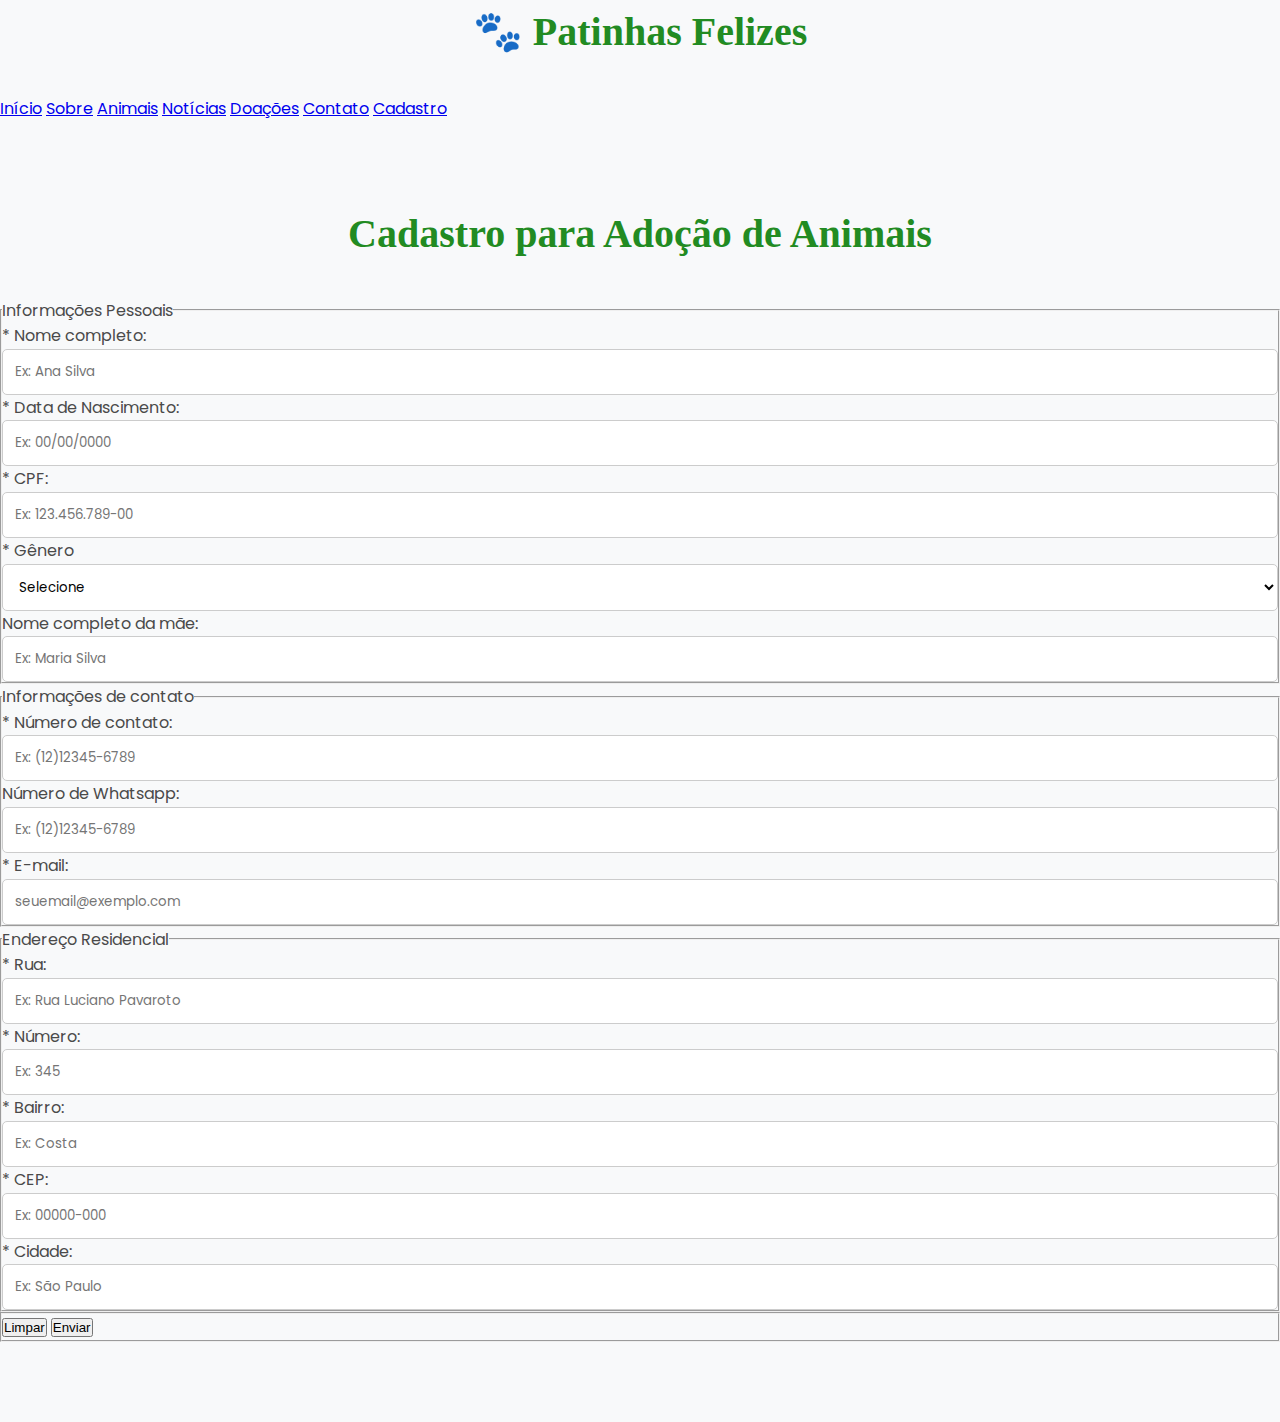
<file: pages/cadastro.html>
<!DOCTYPE html>
<html lang="pt-BR">
<head>
    <meta charset="UTF-8">
    <meta name="viewport" content="width=device-width, initial-scale=1.0">
    <link rel="stylesheet" href="../css/cadastro.css">
    <link rel="preconnect" href="https://fonts.googleapis.com">
    <link rel="preconnect" href="https://fonts.gstatic.com" crossorigin>
    <link href="https://fonts.googleapis.com/css2?family=Bebas+Neue&family=Poppins:ital,wght@0,100;0,200;0,300;0,400;0,500;0,600;0,700;0,800;0,900;1,100;1,200;1,300;1,400;1,500;1,600;1,700;1,800;1,900&display=swap" rel="stylesheet">
    <title>Cadastro para Adoção - ONG Patinhas Felizes</title>
</head>
<body>
    <!-- Navbar -->
    <nav class="navbar">
        <div class="nav-container">
            <div class="nav-logo">
                <h2>🐾 Patinhas Felizes</h2>
            </div>
            <div class="nav-menu" id="nav-menu">
                <a href="../index.html" class="nav-link">Início</a>
                <a href="../index.html#sobre" class="nav-link">Sobre</a>
                <a href="../index.html#animais" class="nav-link">Animais</a>
                <a href="../index.html#noticias" class="nav-link">Notícias</a>
                <a href="../index.html#doacoes" class="nav-link">Doações</a>
                <a href="../index.html#contato" class="nav-link">Contato</a>
                <a href="#" class="nav-link btn-adotar active">Cadastro</a>
            </div>
            <div class="hamburger" id="hamburger">
                <span class="bar"></span>
                <span class="bar"></span>
                <span class="bar"></span>
            </div>
        </div>
    </nav>

    <section>
        <h2>Cadastro para Adoção de Animais</h2>
        <form name="frmcadastro" method="get" action="#" onsubmit="return validaForm()">
            <fieldset class="dados-pessoais">
                <legend>Informações Pessoais</legend>

                <label for="nome">* Nome completo:</label>
                <input type="text" name="txtnome" id="nome" placeholder="Ex: Ana Silva">

                <label for="nascimento">* Data de Nascimento:</label>
                <input type="text" name="txtnascimento" id="nascimento" placeholder="Ex: 00/00/0000">

                <label for="cpf">* CPF:</label>
                <input type="text" name="txtcpf" id="cpf" placeholder="Ex: 123.456.789-00">

                <label class="genero-label">* Gênero</label>
                <select name="genero" id="genero">
                    <option value="#">Selecione</option>
                    <option value="masculino">Masculino</option>
                    <option value="feminino">Feminino</option>
                    <option value="outro">Outro</option>
                </select>

                <label for="nomemae">Nome completo da mãe:</label>
                <input type="text" name="txtnomemae" id="nomemae" placeholder="Ex: Maria Silva">
            </fieldset>
            <fieldset class="info-contato">
                <legend>Informações de contato</legend>

                <label for="telefone">* Número de contato:</label>
                <input type="text" name="txtfone" id="telefone" placeholder="Ex: (12)12345-6789">

                <label for="whatsapp">Número de Whatsapp:</label>
                <input type="text" name="txtwpp" id="whatsapp" placeholder="Ex: (12)12345-6789">

                <label for="email">* E-mail:</label>
                <input type="email" name="txtmail" id="email" placeholder="seuemail@exemplo.com">
            </fieldset>
            <fieldset class="endereco">
                <legend>Endereço Residencial</legend>

                <label for="rua">* Rua:</label>
                <input type="text" name="txtrua" id="rua" placeholder="Ex: Rua Luciano Pavaroto">

                <label for="num-casa">* Número:</label>
                <input type="text" name="txtnum" id="num-casa" placeholder="Ex: 345">

                <label for="bairro">* Bairro:</label>
                <input type="text" name="txtbairro" id="bairro" placeholder="Ex: Costa">

                <label for="cep">* CEP:</label>
                <input type="text" name="txtcep" id="cep" placeholder="Ex: 00000-000">

                <label for="cidade">* Cidade:</label>
                <input type="text" name="txtcidade" id="cidade" placeholder="Ex: São Paulo">
            </fieldset>
            <fieldset class="botoes">
                <button type="reset">Limpar</button>
                <button type="submit">Enviar</button>
            </fieldset>
        </form>
    </section>
    <script src="../js/cadastro.js"></script>
    <script>
        // Mobile menu functionality for cadastro page
        document.addEventListener('DOMContentLoaded', function() {
            const hamburger = document.getElementById('hamburger');
            const navMenu = document.getElementById('nav-menu');
            
            hamburger.addEventListener('click', function() {
                hamburger.classList.toggle('active');
                navMenu.classList.toggle('active');
            });
            
            // Fecha menu ao clicar em um link
            document.querySelectorAll('.nav-link').forEach(link => {
                link.addEventListener('click', function() {
                    hamburger.classList.remove('active');
                    navMenu.classList.remove('active');
                });
            });
        });
    </script>
</body>
</html>
</file>
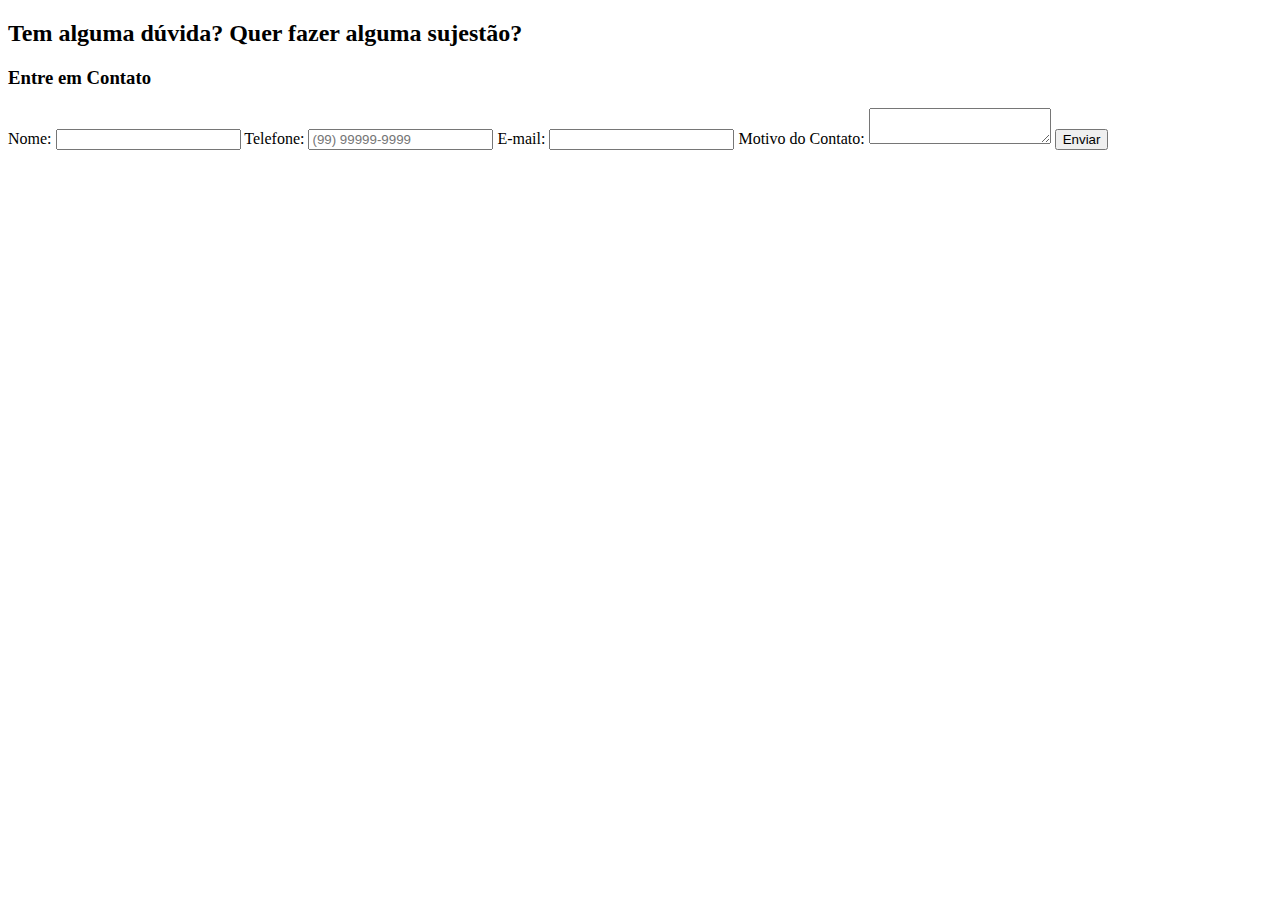
<file: pages/contato.html>
<!DOCTYPE html>
<html lang="pt-BR">
<head>
    <meta charset="UTF-8">
    <meta name="viewport" content="width=device-width, initial-scale=1.0">
    <title>Contato</title>
</head>
<body>

    <div class="container">
        <h2>Tem alguma dúvida? Quer fazer alguma sujestão?</h2>
        <h3>Entre em Contato</h3>
        <form>
            <label for="nome">Nome:</label>
            <input type="text" id="nome" name="nome" required>

            <label for="telefone">Telefone:</label>
            <input type="tel" id="telefone" name="telefone" placeholder="(99) 99999-9999" required>

            <label for="email">E-mail:</label>
            <input type="email" id="email" name="email" required>

            <label for="motivo">Motivo do Contato:</label>
            <textarea id="motivo" name="motivo" required></textarea>

            <button type="submit">Enviar</button>
        </form>
    </div>

</body>
</html>
</file>
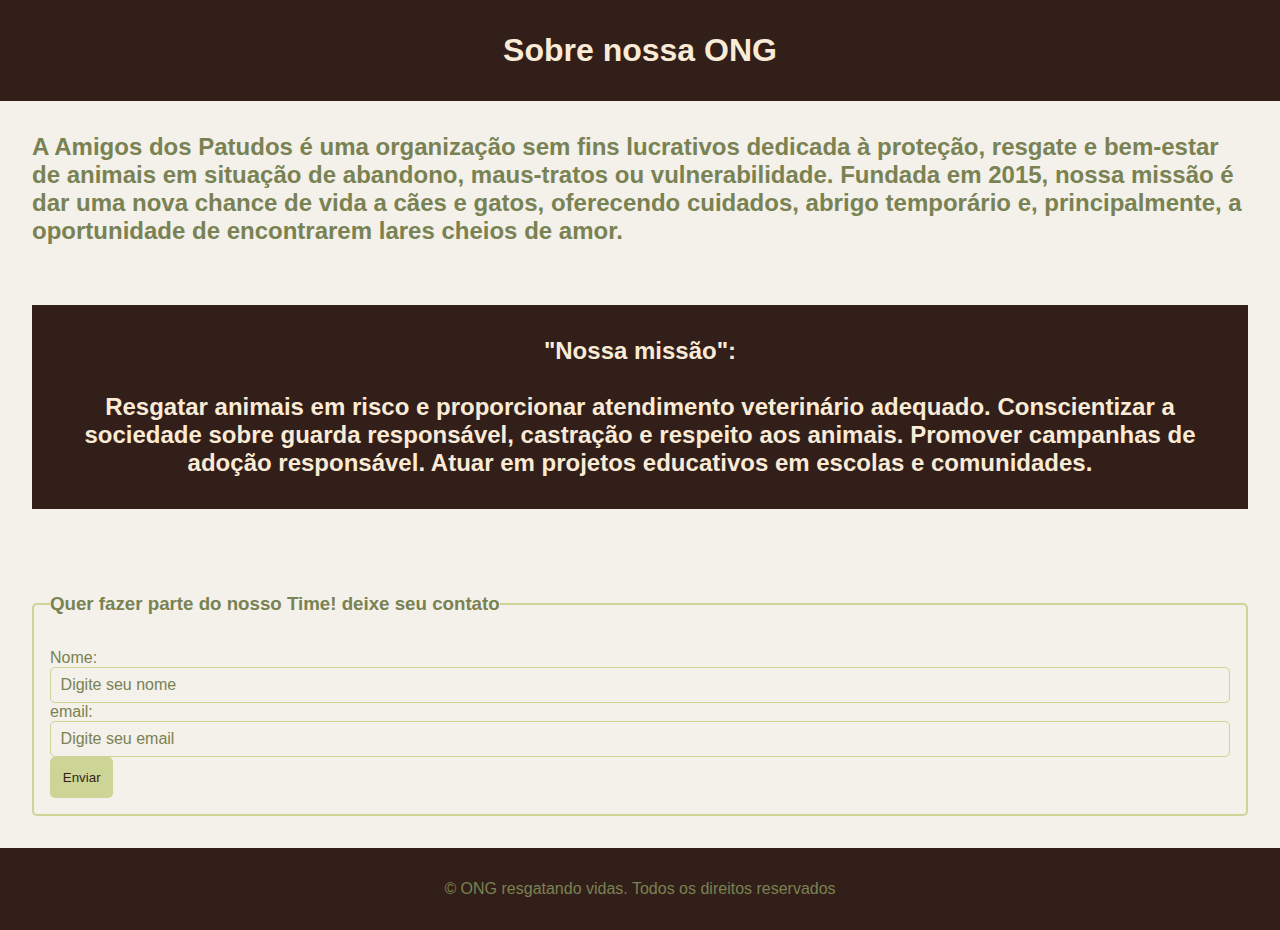
<file: pages/informativo.html>
<!DOCTYPE html>
<html lang="pt-BR">
<head>
    <meta charset="UTF-8">
    <meta name="viewport" content="width=device-width, initial-scale=1.0">
    <link rel="stylesheet" href="stely.css">
    <script src="ongPro.js"></script>
    <title>Informativo-ONG de animais</title>
</head>
<body>

<header><h1>Sobre nossa ONG</h1></header> 


<main>
      <div class="sobreOng">     
       
        <p> <h2>A Amigos dos Patudos é uma organização sem fins lucrativos
            dedicada à proteção, resgate 
           e bem-estar de animais em 
           situação de abandono, maus-tratos ou vulnerabilidade. 
           Fundada em 2015, nossa missão é 
           dar uma nova chance de vida a cães
            e gatos, oferecendo cuidados, abrigo 
           temporário e, principalmente, a 
           oportunidade de encontrarem lares cheios de amor.</h2>
        </p>
           <br><br>

           </div>
       
        <div class="missao">
           <h2>"Nossa missão":
            <br><br> 
           Resgatar animais em risco e proporcionar 
             atendimento veterinário adequado.

            Conscientizar a sociedade sobre guarda responsável, 
            castração e respeito aos animais.

            Promover campanhas de adoção responsável.

            Atuar em projetos educativos em escolas e comunidades.</h2> 
        
        </div>
           <br>
            <br>
        
        
        <fieldset>
            <legend><h3>Quer fazer parte do nosso Time! deixe seu contato</h3></legend>
            <br>
            <label for="name">Nome:</label>
            <input type="text" id="name" name="name" placeholder="Digite seu nome">
            <br
            ><label for="email">email:</label>
            <input type="email" id="email" name="email" placeholder="Digite seu email">
            <br><button onclick="adicionarCadastro()">Enviar</button>
            <p id="mensagem"></p>
            
        </fieldset>
</main>
<footer>
    <p class="paragrafo-footer">&copy ONG resgatando vidas. Todos os direitos reservados </p>
</footer>
</body>
</html>
</file>
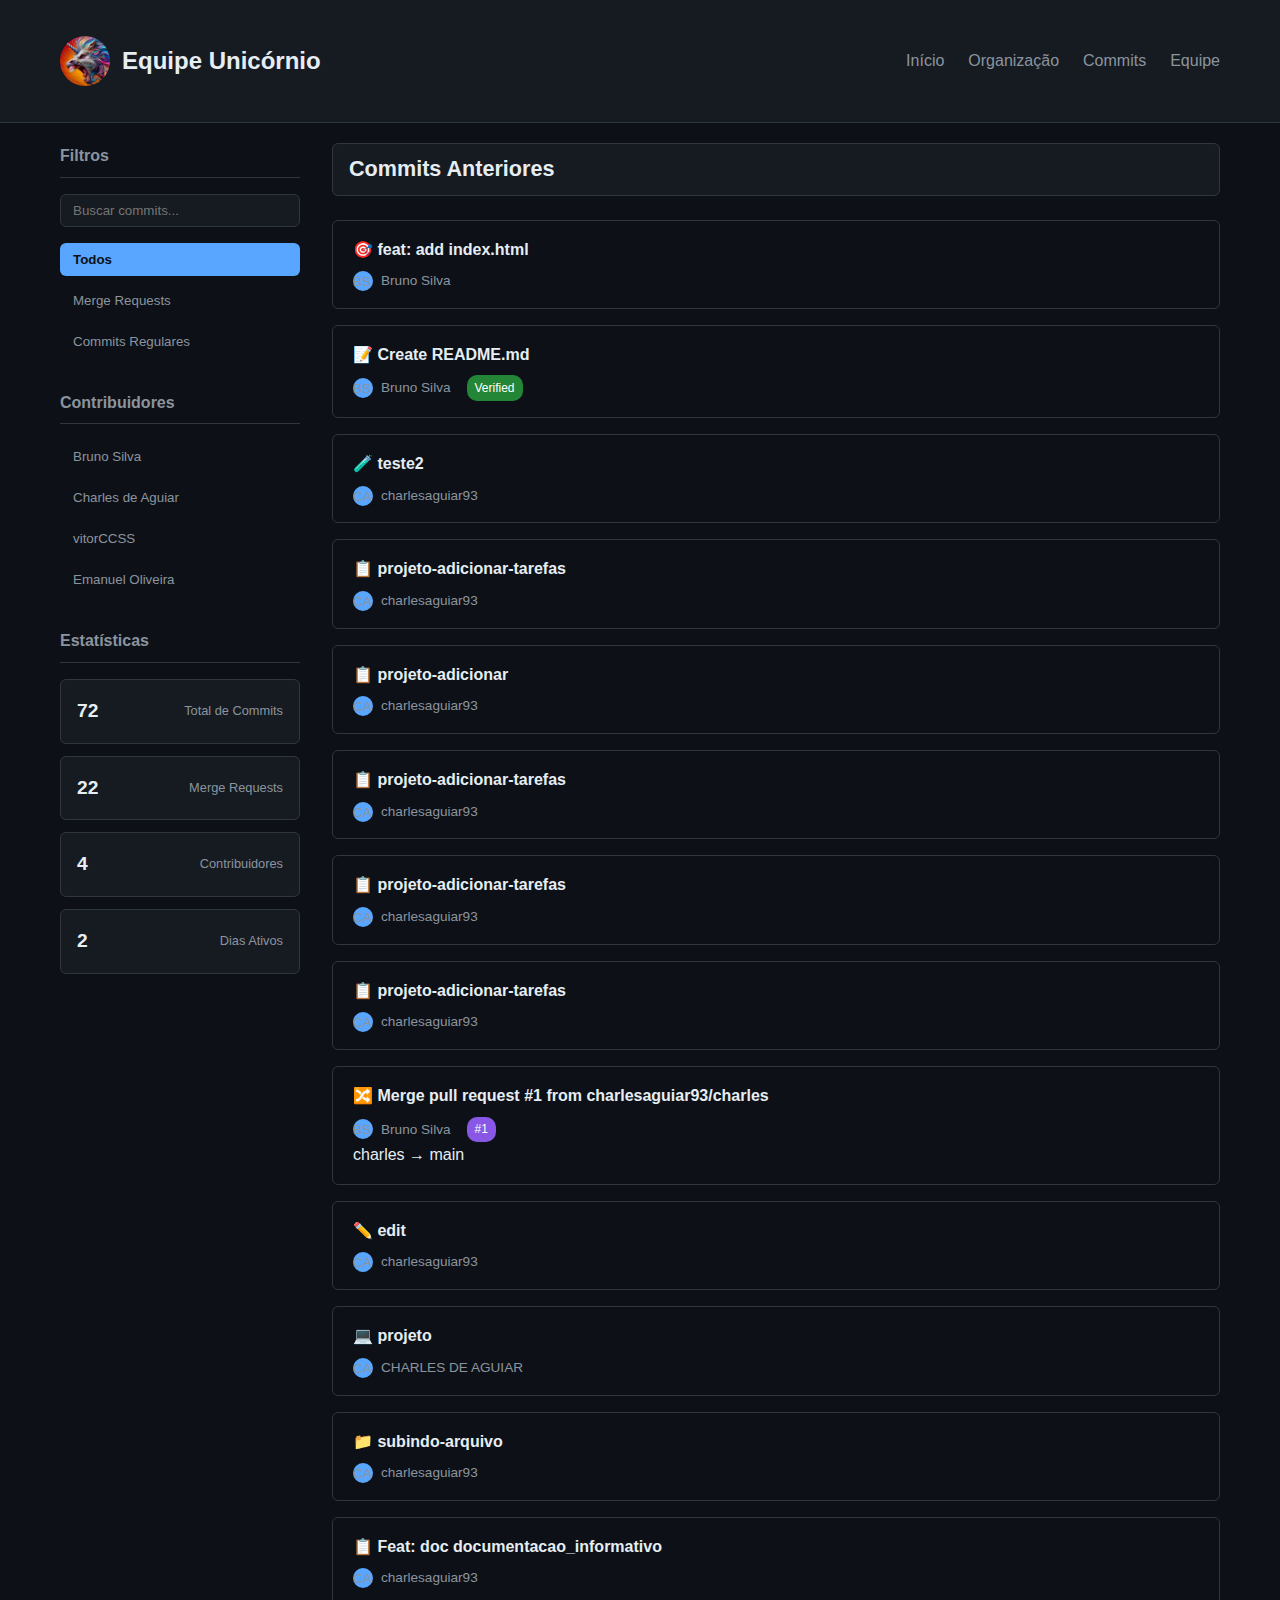
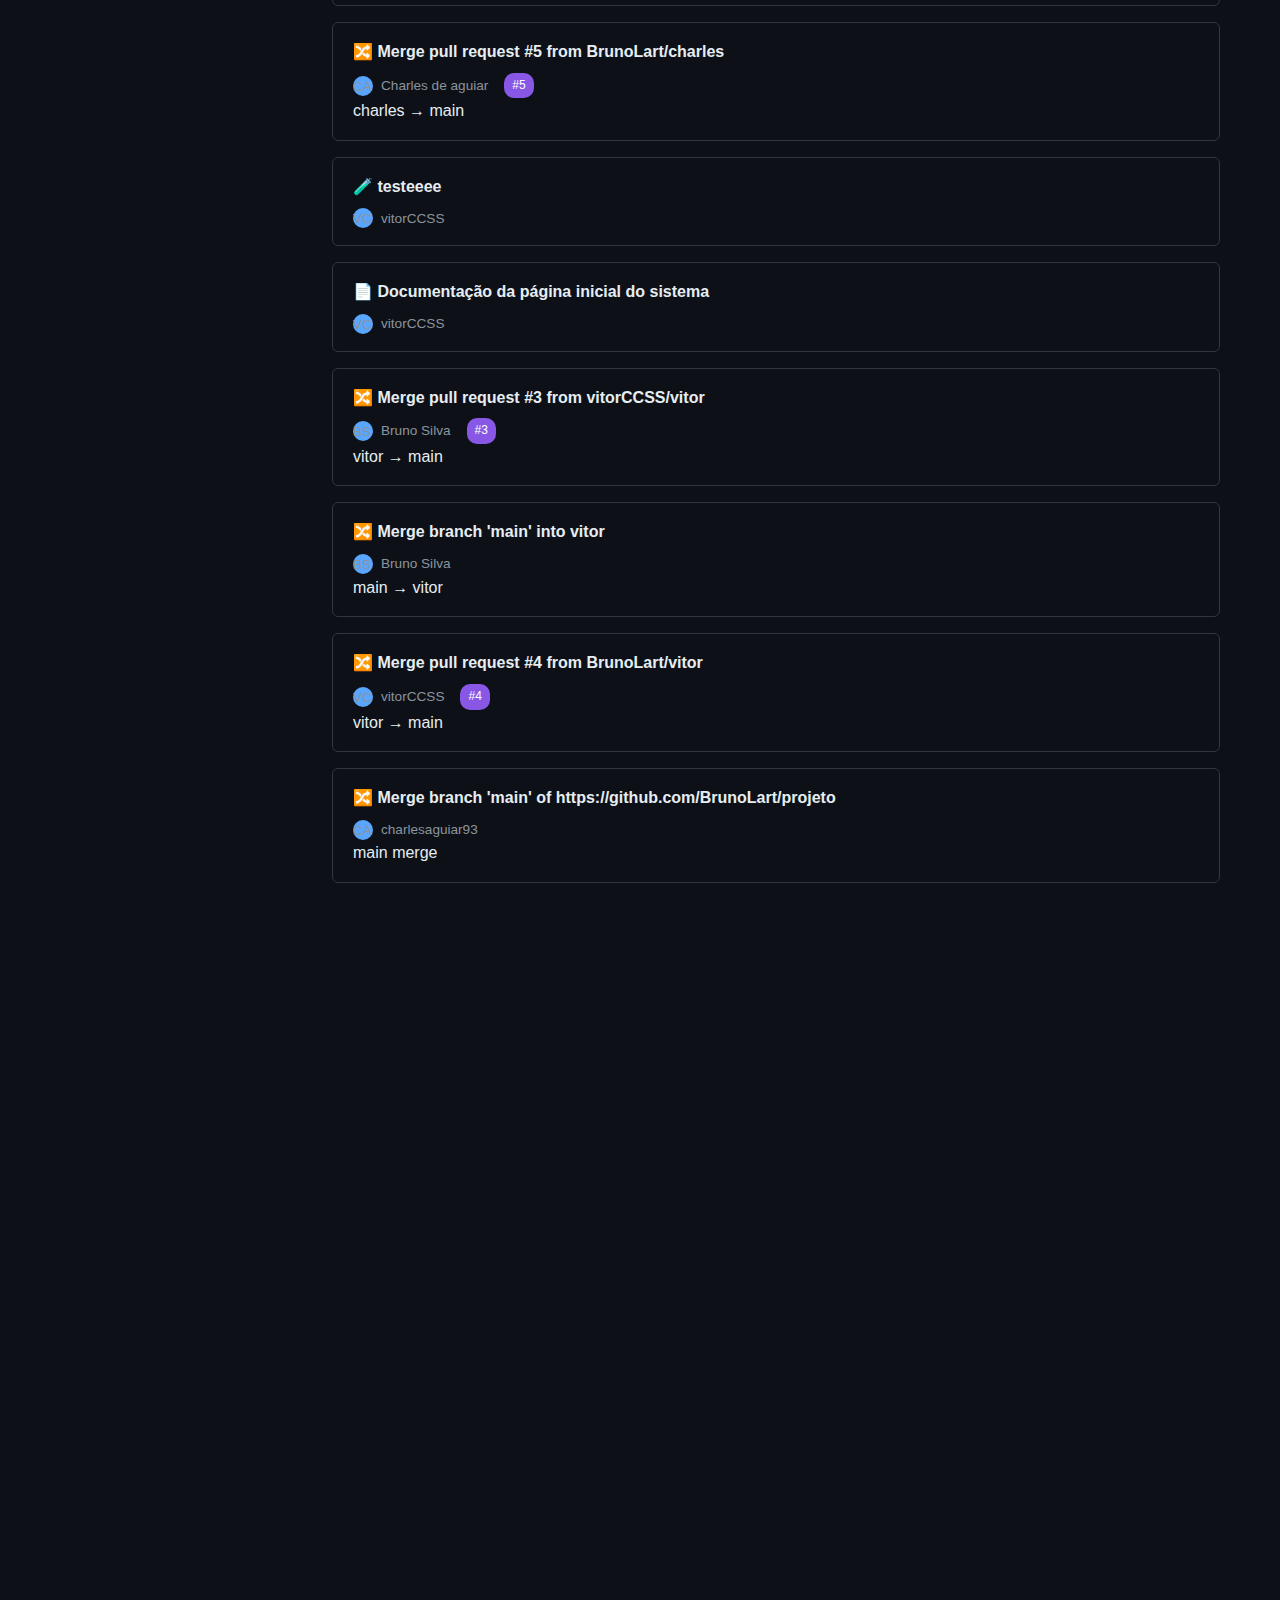
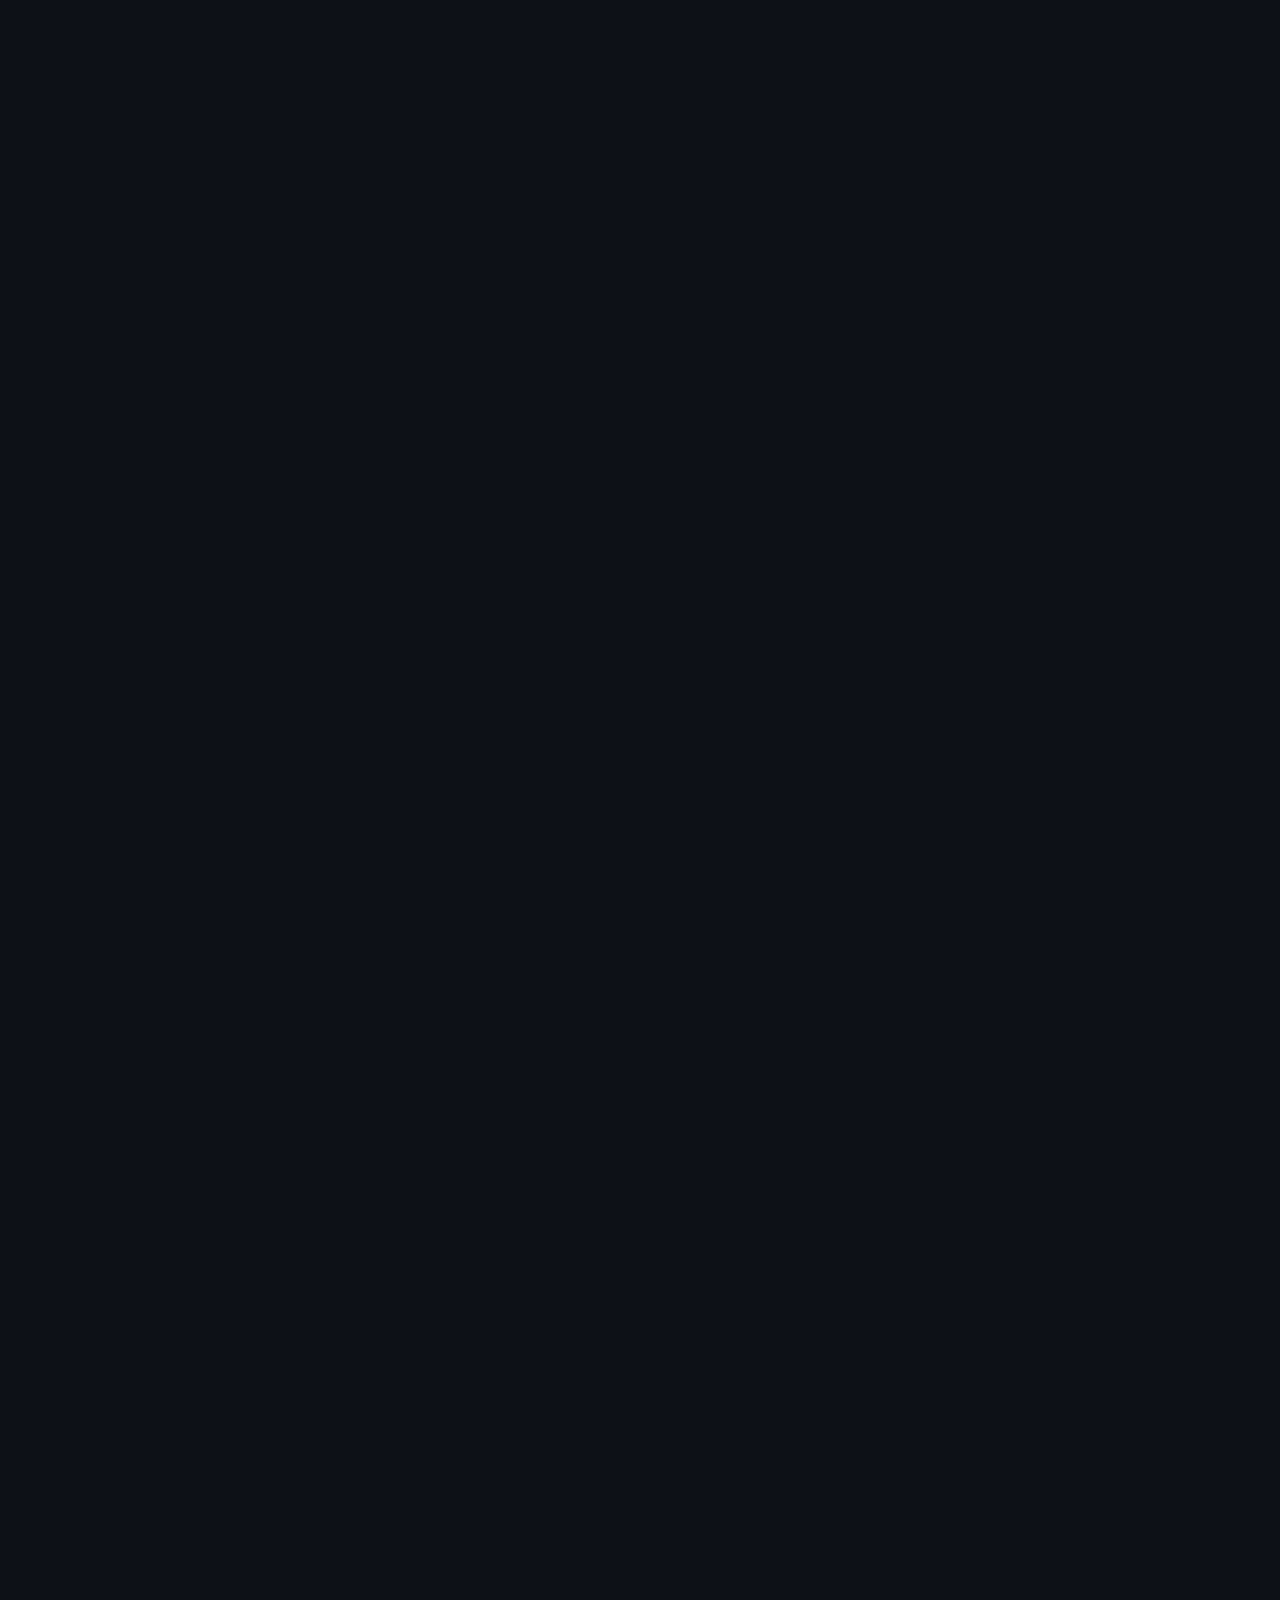
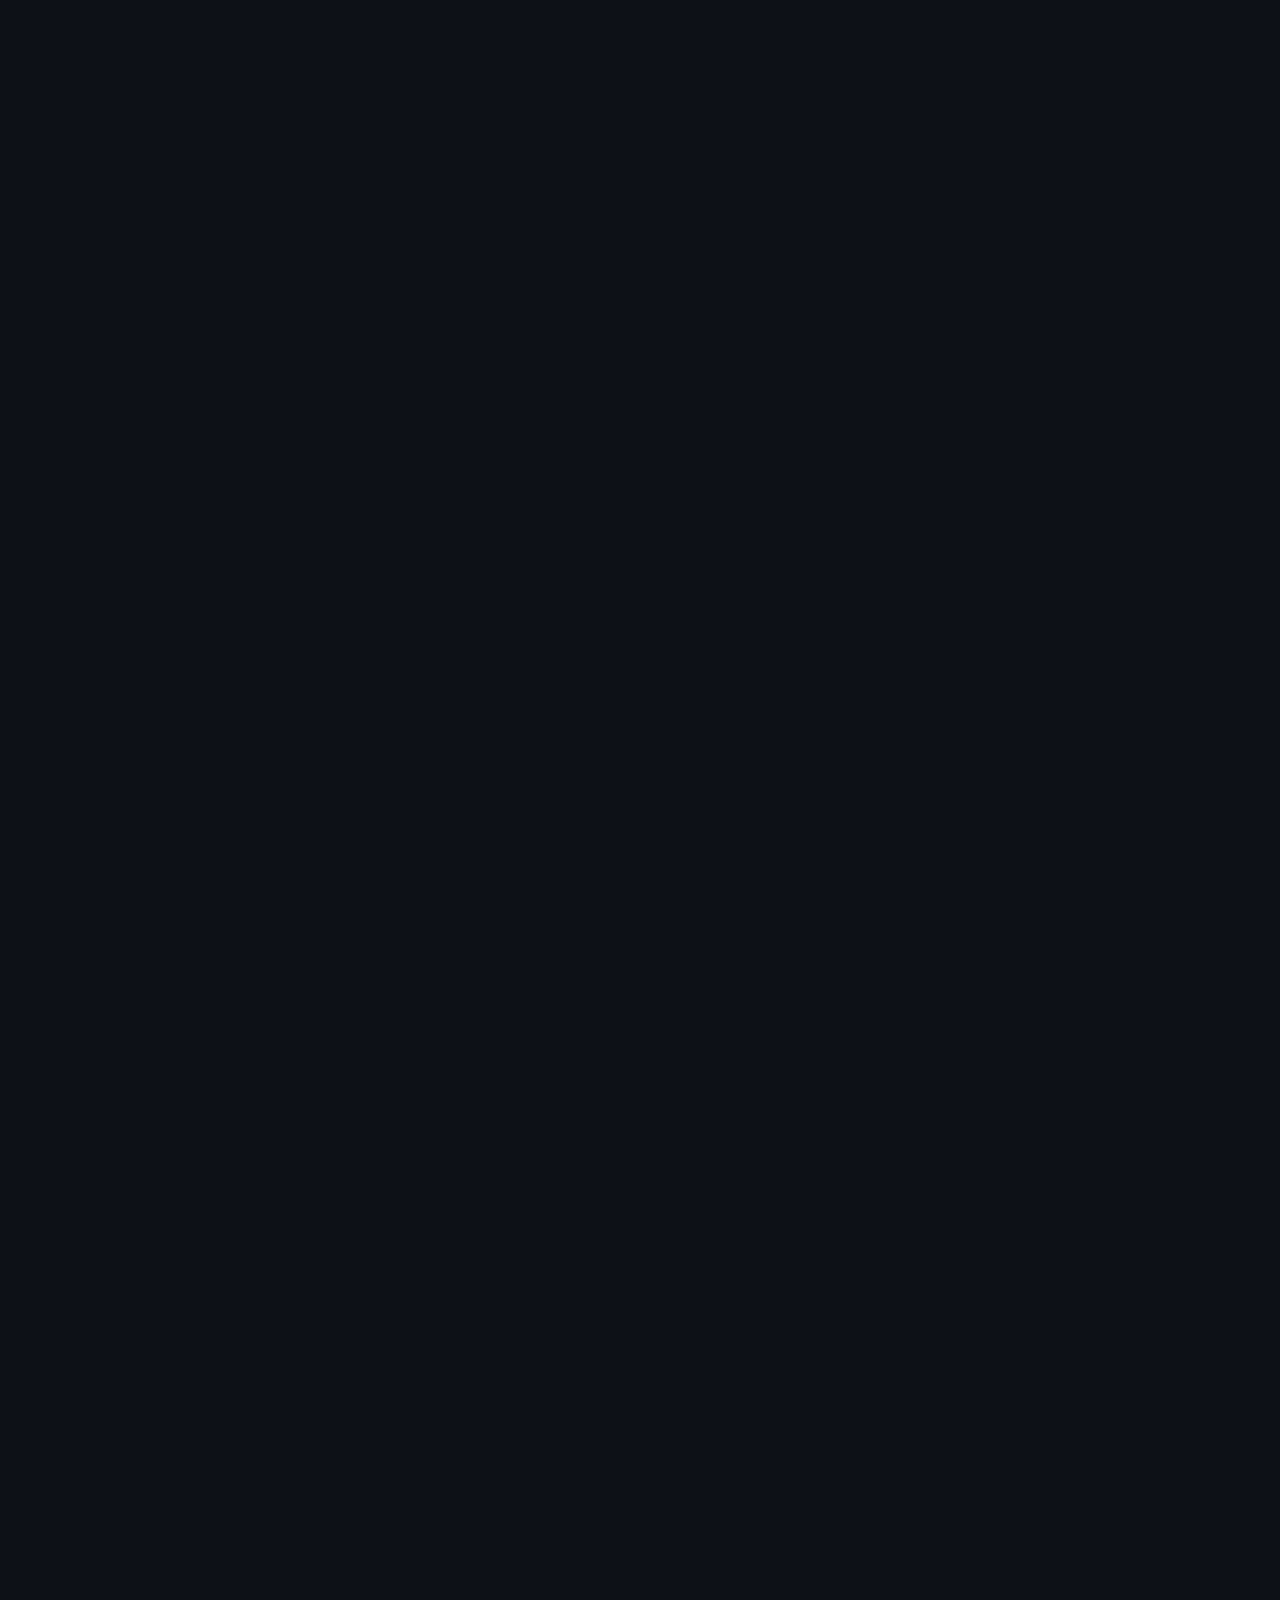
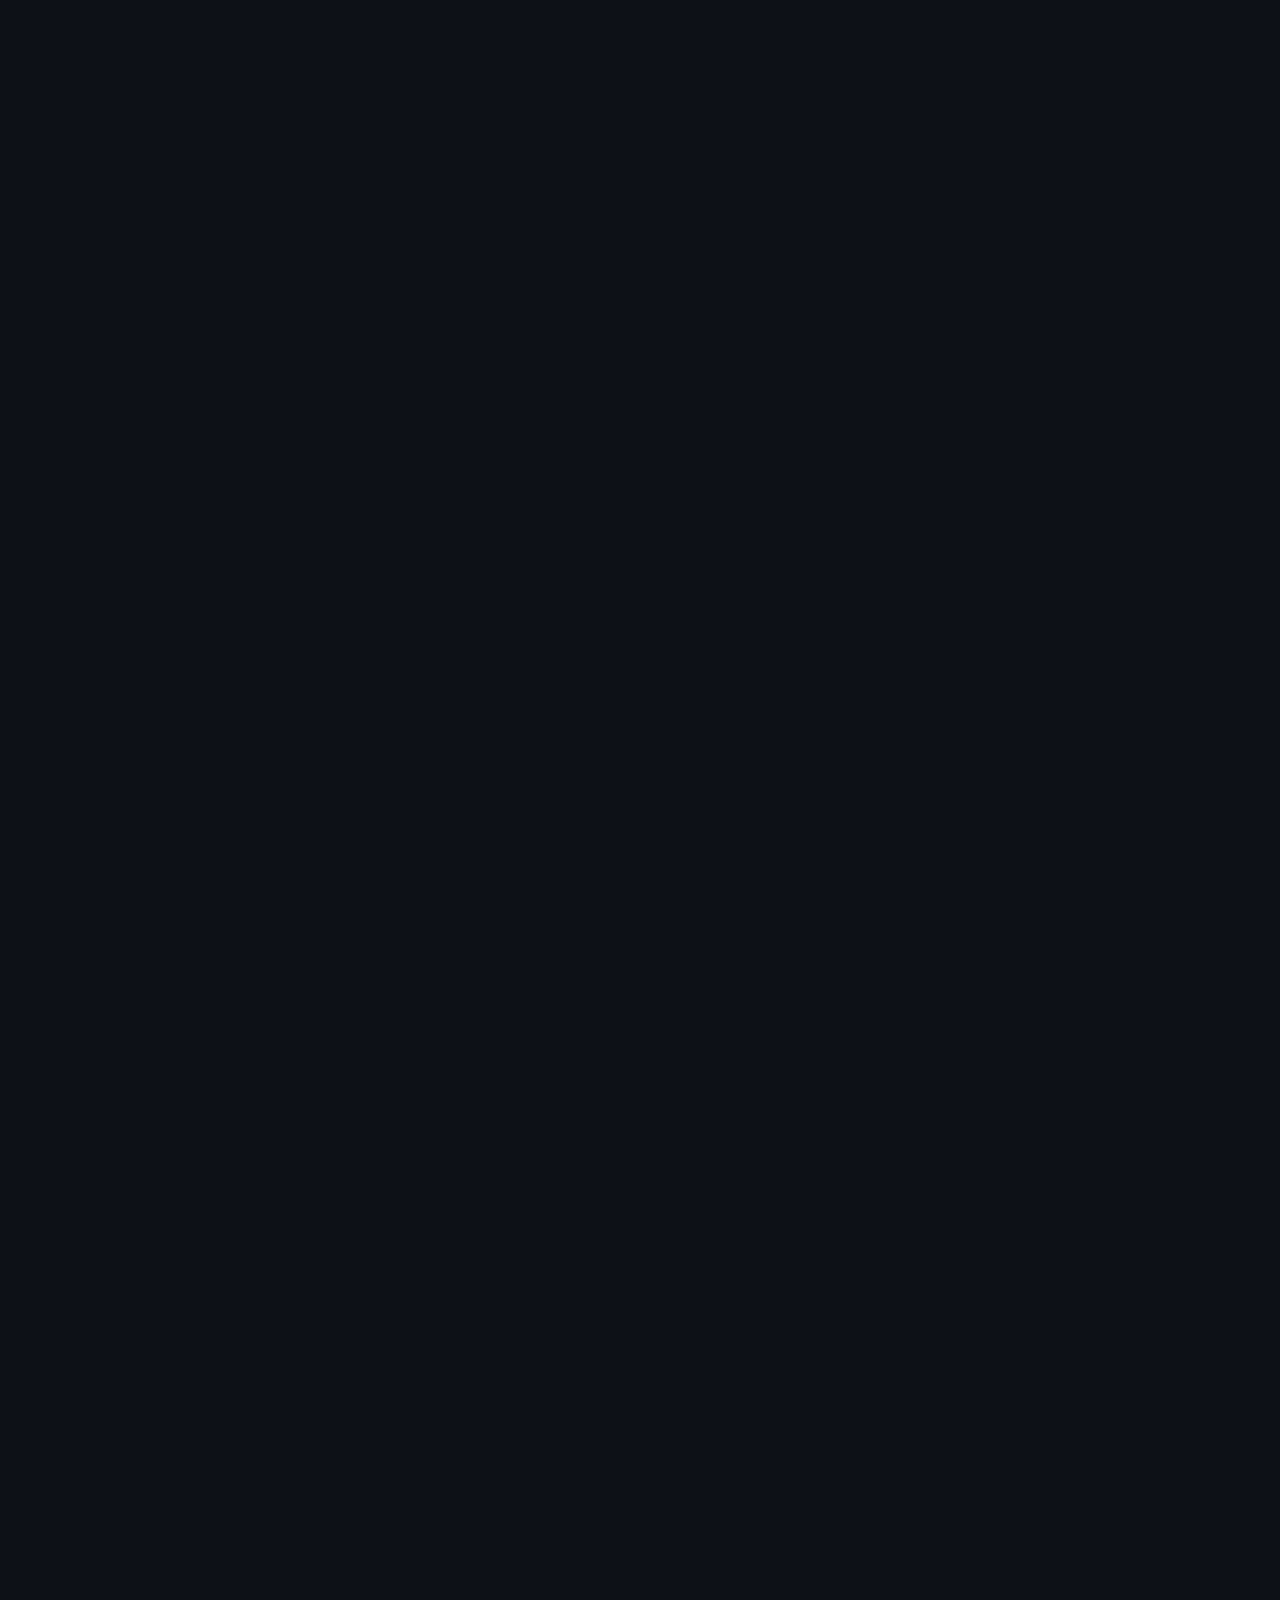
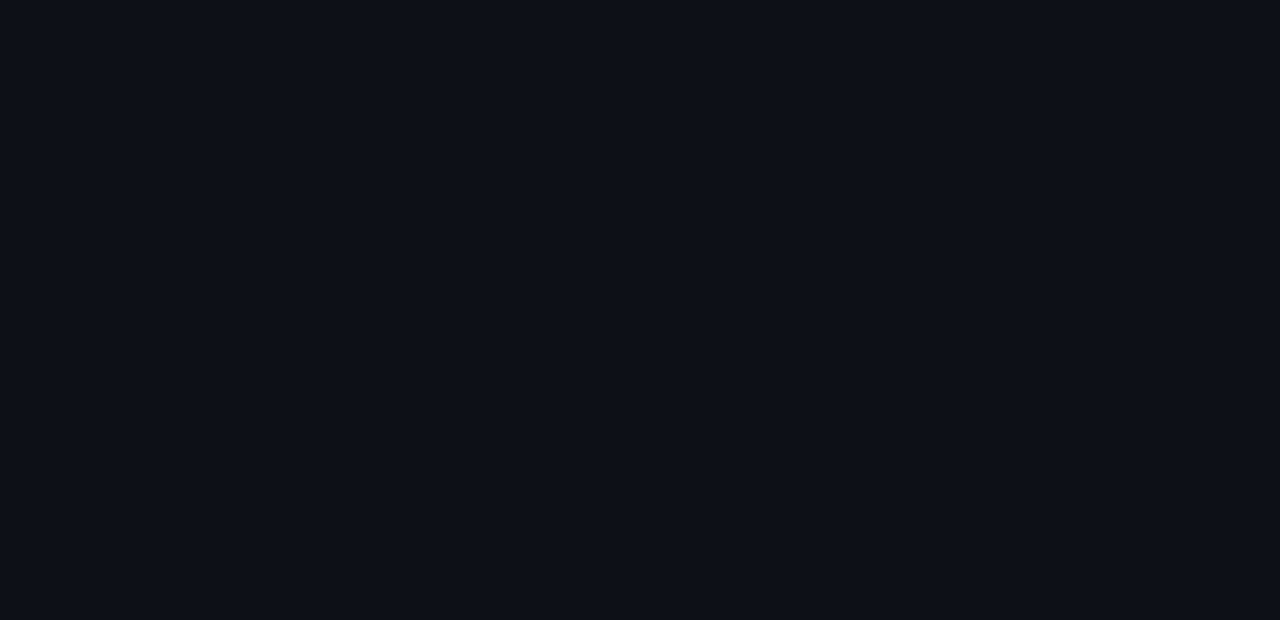
<file: commit/pages/commit.html>
<!DOCTYPE html>
<html lang="pt-BR">
<head>
    <meta charset="UTF-8">
    <meta name="viewport" content="width=device-width, initial-scale=1.0">
    <title>Histórico de Commits - Projeto GitHub</title>
    <link rel="stylesheet" href="../css/commit.css">
</head>
<body>
    <nav class="navbar">
        <div class="container">
            <a href="#" class="navbar-brand">
                <img src="../img/image.png" alt="Equipe Unicórnio Logo" class="navbar-logo">
                Equipe Unicórnio
            </a>
            <ul class="navbar-nav">
                <li><a href="../index.html">Início</a></li>
                <li><a href="organizacao.html">Organização</a></li>
                <li><a href="commit.html">Commits</a></li>
                <li><a href="equipe.html">Equipe</a></li>
            </ul>
        </div>
    </nav>

    <main class="main-content container">
        <aside class="filters-sidebar">
            <h2>Filtros</h2>
            <div class="filter-controls">
                <input type="text" id="search-input" placeholder="Buscar commits...">
                <button class="filter-btn active" onclick="filterCommits('all')">Todos</button>
                <button class="filter-btn" onclick="filterCommits('merge')">Merge Requests</button>
                <button class="filter-btn" onclick="filterCommits('regular')">Commits Regulares</button>
            </div>
            
            <h2>Contribuidores</h2>
            <div class="contributors-filters">
                <button class="filter-btn" onclick="filterCommits('bruno')">Bruno Silva</button>
                <button class="filter-btn" onclick="filterCommits('charles')">Charles de Aguiar</button>
                <button class="filter-btn" onclick="filterCommits('vitor')">vitorCCSS</button>
                <button class="filter-btn" onclick="filterCommits('emanuel')">Emanuel Oliveira</button>
            </div>

            <h2>Estatísticas</h2>
            <div class="stats">
                <div class="stat-card">
                    <span class="stat-number" id="totalCommits">0</span>
                    <div class="stat-label">Total de Commits</div>
                </div>
                <div class="stat-card">
                    <span class="stat-number" id="mergeRequests">0</span>
                    <div class="stat-label">Merge Requests</div>
                </div>
                <div class="stat-card">
                    <span class="stat-number" id="contributors">4</span>
                    <div class="stat-label">Contribuidores</div>
                </div>
                <div class="stat-card">
                    <span class="stat-number" id="activeDays">2</span>
                    <div class="stat-label">Dias Ativos</div>
                </div>
            </div>
        </aside>

        <section class="timeline-section">
            <div class="timeline" id="timeline">
                <!-- Commits serão inseridos aqui pelo JS, mantendo a estrutura original por enquanto -->
                <!-- Commits do dia 25/09/2025 -->
                <div class="commit-group">
                    <div class="date-header">
                        <h2>25 de Setembro, 2025</h2>
                    </div>

                    <div class="commit-item merge-commit" data-type="merge" data-author="bruno">
                        <div class="commit-content">
                            <div class="commit-message merge-message">🔀 FIX: Ajustes finais de css e pagina informativo.html</div>
                            <div class="commit-meta">
                                <div class="author">
                                    <div class="author-avatar">BS</div>
                                    <span>Bruno Silva</span>
                                </div>
                                <span class="verified-badge">Verified</span>
                                <span class="commit-hash">main</span>
                            </div>
                        </div>
                    </div>

                    <div class="commit-item regular-commit" data-type="regular" data-author="bruno">
                        <div class="commit-content">
                            <div class="commit-message">📝 Update informativo.css</div>
                            <div class="commit-meta">
                                <div class="author">
                                    <div class="author-avatar">BS</div>
                                    <span>Bruno Silva</span>
                                </div>
                                <span class="verified-badge">Verified</span>
                            </div>
                        </div>
                    </div>

                    <div class="commit-item regular-commit" data-type="regular" data-author="bruno">
                        <div class="commit-content">
                            <div class="commit-message">📝 Update contato.css</div>
                            <div class="commit-meta">
                                <div class="author">
                                    <div class="author-avatar">BS</div>
                                    <span>Bruno Silva</span>
                                </div>
                                <span class="verified-badge">Verified</span>
                            </div>
                        </div>
                    </div>

                    <div class="commit-item regular-commit" data-type="regular" data-author="bruno">
                        <div class="commit-content">
                            <div class="commit-message">📝 Update cadastro.css</div>
                            <div class="commit-meta">
                                <div class="author">
                                    <div class="author-avatar">BS</div>
                                    <span>Bruno Silva</span>
                                </div>
                                <span class="verified-badge">Verified</span>
                            </div>
                        </div>
                    </div>

                    <div class="commit-item regular-commit" data-type="regular" data-author="bruno">
                        <div class="commit-content">
                            <div class="commit-message">📝 Update README.md</div>
                            <div class="commit-meta">
                                <div class="author">
                                    <div class="author-avatar">BS</div>
                                    <span>Bruno Silva</span>
                                </div>
                                <span class="verified-badge">Verified</span>
                            </div>
                        </div>
                    </div>

                    <div class="commit-item merge-commit" data-type="merge" data-author="bruno">
                        <div class="commit-content">
                            <div class="commit-message merge-message">🔀 Merge pull request #15 from BrunoLart/vitor</div>
                            <div class="commit-meta">
                                <div class="author">
                                    <div class="author-avatar">BS</div>
                                    <span>Bruno Silva</span>
                                </div>
                                <span class="pr-badge">#15</span>
                                <span class="verified-badge">Verified</span>
                            </div>
                            <div class="branch-info">vitor → main</div>
                        </div>
                    </div>

                    <div class="commit-item regular-commit" data-type="regular" data-author="vitor">
                        <div class="commit-content">
                            <div class="commit-message">🎨 Alteração final de estilização</div>
                            <div class="commit-meta">
                                <div class="author">
                                    <div class="author-avatar">VC</div>
                                    <span>vitorCCSS</span>
                                </div>
                            </div>
                        </div>
                    </div>

                    <div class="commit-item regular-commit" data-type="regular" data-author="vitor">
                        <div class="commit-content">
                            <div class="commit-message">📋 Adicionando estilização da seção formulário e validações</div>
                            <div class="commit-meta">
                                <div class="author">
                                    <div class="author-avatar">VC</div>
                                    <span>vitorCCSS</span>
                                </div>
                            </div>
                        </div>
                    </div>

                    <div class="commit-item regular-commit" data-type="regular" data-author="vitor">
                        <div class="commit-content">
                            <div class="commit-message">🎨 Adicionando estilização de seções</div>
                            <div class="commit-meta">
                                <div class="author">
                                    <div class="author-avatar">VC</div>
                                    <span>vitorCCSS</span>
                                </div>
                            </div>
                        </div>
                    </div>

                    <div class="commit-item regular-commit" data-type="regular" data-author="vitor">
                        <div class="commit-content">
                            <div class="commit-message">💇‍♂️ Adicionando estilização do cabeçalho</div>
                            <div class="commit-meta">
                                <div class="author">
                                    <div class="author-avatar">VC</div>
                                    <span>vitorCCSS</span>
                                </div>
                            </div>
                        </div>
                    </div>

                    <div class="commit-item merge-commit" data-type="merge" data-author="bruno">
                        <div class="commit-content">
                            <div class="commit-message merge-message">🔀 Merge pull request #14 from BrunoLart/emanuel</div>
                            <div class="commit-meta">
                                <div class="author">
                                    <div class="author-avatar">BS</div>
                                    <span>Bruno Silva</span>
                                </div>
                                <span class="pr-badge">#14</span>
                                <span class="verified-badge">Verified</span>
                            </div>
                            <div class="branch-info">emanuel → main</div>
                        </div>
                    </div>

                    <div class="commit-item regular-commit" data-type="regular" data-author="emanuel">
                        <div class="commit-content">
                            <div class="commit-message">🔧 Adicionando correções ao cadastro e contato e adicionando os scripts e estilos do css</div>
                            <div class="commit-meta">
                                <div class="author">
                                    <div class="author-avatar">EO</div>
                                    <span>emanueloliveirasenai</span>
                                </div>
                            </div>
                        </div>
                    </div>

                    <div class="commit-item merge-commit" data-type="merge" data-author="charles">
                        <div class="commit-content">
                            <div class="commit-message merge-message">🔀 Merge pull request #13 from BrunoLart/charles</div>
                            <div class="commit-meta">
                                <div class="author">
                                    <div class="author-avatar">CA</div>
                                    <span>Charles de aguiar</span>
                                </div>
                                <span class="pr-badge">#13</span>
                            </div>
                            <div class="branch-info">charles → main</div>
                        </div>
                    </div>

                    <div class="commit-item regular-commit" data-type="regular" data-author="charles">
                        <div class="commit-content">
                            <div class="commit-message">💻 projeto</div>
                            <div class="commit-meta">
                                <div class="author">
                                    <div class="author-avatar">CA</div>
                                    <span>charlesaguiar93</span>
                                </div>
                            </div>
                        </div>
                    </div>

                    <div class="commit-item merge-commit" data-type="merge" data-author="bruno">
                        <div class="commit-content">
                            <div class="commit-message merge-message">🔀 Merge pull request #12 from BrunoLart/vitor</div>
                            <div class="commit-meta">
                                <div class="author">
                                    <div class="author-avatar">BS</div>
                                    <span>Bruno Silva</span>
                                </div>
                                <span class="pr-badge">#12</span>
                                <span class="verified-badge">Verified</span>
                            </div>
                            <div class="branch-info">vitor → main</div>
                        </div>
                    </div>

                    <div class="commit-item regular-commit" data-type="regular" data-author="vitor">
                        <div class="commit-content">
                            <div class="commit-message">🎨 Adicionando primeira parte da estilização</div>
                            <div class="commit-meta">
                                <div class="author">
                                    <div class="author-avatar">VC</div>
                                    <span>vitorCCSS</span>
                                </div>
                            </div>
                        </div>
                    </div>

                    <div class="commit-item regular-commit" data-type="regular" data-author="vitor">
                        <div class="commit-content">
                            <div class="commit-message">📄 Alterando arquivo index.html, index.js e adicionando pasta index.css</div>
                            <div class="commit-meta">
                                <div class="author">
                                    <div class="author-avatar">VC</div>
                                    <span>vitorCCSS</span>
                                </div>
                            </div>
                        </div>
                    </div>

                    <div class="commit-item regular-commit" data-type="regular" data-author="vitor">
                        <div class="commit-content">
                            <div class="commit-message">🎬 Adicionando animações e form de doação no JS</div>
                            <div class="commit-meta">
                                <div class="author">
                                    <div class="author-avatar">VC</div>
                                    <span>vitorCCSS</span>
                                </div>
                            </div>
                        </div>
                    </div>

                    <div class="commit-item regular-commit" data-type="regular" data-author="vitor">
                        <div class="commit-content">
                            <div class="commit-message">🎞️ Adicionando rolagem suave e animações no JS</div>
                            <div class="commit-meta">
                                <div class="author">
                                    <div class="author-avatar">VC</div>
                                    <span>vitorCCSS</span>
                                </div>
                            </div>
                        </div>
                    </div>
                </div>

                <!-- Commits do dia 24/09/2025 -->
                <div class="commit-group">
                    <div class="date-header">
                        <h2>24 de Setembro, 2025</h2>
                    </div>

                    <div class="commit-item merge-commit" data-type="merge" data-author="charles">
                        <div class="commit-content">
                            <div class="commit-message merge-message">🔀 Merge pull request #11 from BrunoLart/charles</div>
                            <div class="commit-meta">
                                <div class="author">
                                    <div class="author-avatar">CA</div>
                                    <span>Charles de aguiar</span>
                                </div>
                                <span class="pr-badge">#11</span>
                            </div>
                            <div class="branch-info">charles → main</div>
                        </div>
                    </div>

                    <div class="commit-item regular-commit" data-type="regular" data-author="charles">
                        <div class="commit-content">
                            <div class="commit-message">💻 projeto</div>
                            <div class="commit-meta">
                                <div class="author">
                                    <div class="author-avatar">CA</div>
                                    <span>charlesaguiar93</span>
                                </div>
                            </div>
                        </div>
                    </div>

                    <div class="commit-item merge-commit" data-type="merge" data-author="bruno">
                        <div class="commit-content">
                            <div class="commit-message merge-message">🔀 Merge pull request #10 from BrunoLart/vitor</div>
                            <div class="commit-meta">
                                <div class="author">
                                    <div class="author-avatar">BS</div>
                                    <span>BrunoLart</span>
                                </div>
                                <span class="pr-badge">#10</span>
                                <span class="verified-badge">Verified</span>
                            </div>
                            <div class="branch-info">vitor → main</div>
                        </div>
                    </div>

                    <div class="commit-item regular-commit" data-type="regular" data-author="vitor">
                        <div class="commit-content">
                            <div class="commit-message">🏁 Finalizando pagina index e adicionando NavBar no java</div>
                            <div class="commit-meta">
                                <div class="author">
                                    <div class="author-avatar">VC</div>
                                    <span>vitorCCSS</span>
                                </div>
                            </div>
                        </div>
                    </div>

                    <div class="commit-item regular-commit" data-type="regular" data-author="vitor">
                        <div class="commit-content">
                            <div class="commit-message">📰 Adicionando a parte noticias</div>
                            <div class="commit-meta">
                                <div class="author">
                                    <div class="author-avatar">VC</div>
                                    <span>vitorCCSS</span>
                                </div>
                            </div>
                        </div>
                    </div>

                    <div class="commit-item regular-commit" data-type="regular" data-author="vitor">
                        <div class="commit-content">
                            <div class="commit-message">📅 ultima alteraçao dia 23.09</div>
                            <div class="commit-meta">
                                <div class="author">
                                    <div class="author-avatar">VC</div>
                                    <span>vitorCCSS</span>
                                </div>
                            </div>
                        </div>
                    </div>

                    <div class="commit-item regular-commit" data-type="regular" data-author="vitor">
                        <div class="commit-content">
                            <div class="commit-message">🔧 Primeiras modificações</div>
                            <div class="commit-meta">
                                <div class="author">
                                    <div class="author-avatar">VC</div>
                                    <span>vitorCCSS</span>
                                </div>
                            </div>
                        </div>
                    </div>

                    <div class="commit-item merge-commit" data-type="merge" data-author="charles">
                        <div class="commit-content">
                            <div class="commit-message merge-message">🔀 Merge pull request #9 from BrunoLart/charles</div>
                            <div class="commit-meta">
                                <div class="author">
                                    <div class="author-avatar">CA</div>
                                    <span>charlesaguiar93</span>
                                </div>
                                <span class="pr-badge">#9</span>
                                <span class="verified-badge">Verified</span>
                            </div>
                            <div class="branch-info">charles → main</div>
                        </div>
                    </div>

                    <div class="commit-item regular-commit" data-type="regular" data-author="charles">
                        <div class="commit-content">
                            <div class="commit-message">💻 prjeto</div>
                            <div class="commit-meta">
                                <div class="author">
                                    <div class="author-avatar">CA</div>
                                    <span>charlesaguiar93</span>
                                </div>
                            </div>
                        </div>
                    </div>

                    <div class="commit-item merge-commit" data-type="merge" data-author="bruno">
                        <div class="commit-content">
                            <div class="commit-message merge-message">🔀 Merge pull request #8 from BrunoLart/emanuel</div>
                            <div class="commit-meta">
                                <div class="author">
                                    <div class="author-avatar">BS</div>
                                    <span>BrunoLart</span>
                                </div>
                                <span class="pr-badge">#8</span>
                                <span class="verified-badge">Verified</span>
                            </div>
                            <div class="branch-info">emanuel → main</div>
                        </div>
                    </div>

                    <div class="commit-item regular-commit" data-type="regular" data-author="emanuel">
                        <div class="commit-content">
                            <div class="commit-message">📝 Adicionando página de cadastro no programa</div>
                            <div class="commit-meta">
                                <div class="author">
                                    <div class="author-avatar">EO</div>
                                    <span>emanueloliveirasenai</span>
                                </div>
                            </div>
                        </div>
                    </div>

                    <div class="commit-item regular-commit" data-type="regular" data-author="emanuel">
                        <div class="commit-content">
                            <div class="commit-message">🚀 Iniciando trabalhos 24/09</div>
                            <div class="commit-meta">
                                <div class="author">
                                    <div class="author-avatar">EO</div>
                                    <span>emanueloliveirasenai</span>
                                </div>
                            </div>
                        </div>
                    </div>

                    <div class="commit-item regular-commit" data-type="regular" data-author="bruno">
                        <div class="commit-content">
                            <div class="commit-message">🔧 ajuste</div>
                            <div class="commit-meta">
                                <div class="author">
                                    <div class="author-avatar">BS</div>
                                    <span>BrunoLart</span>
                                </div>
                                <span class="verified-badge">Verified</span>
                            </div>
                        </div>
                    </div>

                    <div class="commit-item regular-commit" data-type="regular" data-author="bruno">
                        <div class="commit-content">
                            <div class="commit-message">📝 Update de dados no readme</div>
                            <div class="commit-meta">
                                <div class="author">
                                    <div class="author-avatar">BS</div>
                                    <span>Bruno Silva</span>
                                </div>
                                <span class="verified-badge">Verified</span>
                            </div>
                        </div>
                    </div>

                    <div class="commit-item regular-commit" data-type="regular" data-author="bruno">
                        <div class="commit-content">
                            <div class="commit-message">📝 Update README.md</div>
                            <div class="commit-meta">
                                <div class="author">
                                    <div class="author-avatar">BS</div>
                                    <span>Bruno Silva</span>
                                </div>
                                <span class="verified-badge">Verified</span>
                            </div>
                        </div>
                    </div>

                    <div class="commit-item regular-commit" data-type="regular" data-author="bruno">
                        <div class="commit-content">
                            <div class="commit-message">📝 Update README.md</div>
                            <div class="commit-meta">
                                <div class="author">
                                    <div class="author-avatar">BS</div>
                                    <span>Bruno Silva</span>
                                </div>
                                <span class="verified-badge">Verified</span>
                            </div>
                        </div>
                    </div>

                    <div class="commit-item regular-commit" data-type="regular" data-author="bruno">
                        <div class="commit-content">
                            <div class="commit-message">📊 update: dados de commit</div>
                            <div class="commit-meta">
                                <div class="author">
                                    <div class="author-avatar">BS</div>
                                    <span>Bruno Silva</span>
                                </div>
                                <span class="verified-badge">Verified</span>
                            </div>
                        </div>
                    </div>

                    <div class="commit-item regular-commit" data-type="regular" data-author="bruno">
                        <div class="commit-content">
                            <div class="commit-message">📝 Update README.md</div>
                            <div class="commit-meta">
                                <div class="author">
                                    <div class="author-avatar">BS</div>
                                    <span>Bruno Silva</span>
                                </div>
                                <span class="verified-badge">Verified</span>
                            </div>
                        </div>
                    </div>

                    <div class="commit-item regular-commit" data-type="regular" data-author="emanuel">
                        <div class="commit-content">
                            <div class="commit-message">✅ Finalizando o commit da edição do dia 23/09</div>
                            <div class="commit-meta">
                                <div class="author">
                                    <div class="author-avatar">EO</div>
                                    <span>emanueloliveirasenai</span>
                                </div>
                            </div>
                        </div>
                    </div>

                    <div class="commit-item regular-commit" data-type="regular" data-author="emanuel">
                        <div class="commit-content">
                            <div class="commit-message">📞 ajuste contato</div>
                            <div class="commit-meta">
                                <div class="author">
                                    <div class="author-avatar">EO</div>
                                    <span>emanueloliveirasenai</span>
                                </div>
                            </div>
                        </div>
                    </div>

                    <div class="commit-item merge-commit" data-type="merge" data-author="emanuel">
                        <div class="commit-content">
                            <div class="commit-message merge-message">🔀 Merge branch 'main' into emanuel</div>
                            <div class="commit-meta">
                                <div class="author">
                                    <div class="author-avatar">EO</div>
                                    <span>emanueloliveirasenai</span>
                                </div>
                            </div>
                            <div class="branch-info">main → emanuel</div>
                        </div>
                    </div>

                    <div class="commit-item merge-commit" data-type="merge" data-author="bruno">
                        <div class="commit-content">
                            <div class="commit-message merge-message">🔀 Merge pull request #7 from BrunoLart/vitor</div>
                            <div class="commit-meta">
                                <div class="author">
                                    <div class="author-avatar">BS</div>
                                    <span>Bruno Silva</span>
                                </div>
                                <span class="pr-badge">#7</span>
                                <span class="verified-badge">Verified</span>
                            </div>
                            <div class="branch-info">vitor → main</div>
                        </div>
                    </div>

                    <div class="commit-item merge-commit" data-type="merge" data-author="vitor">
                        <div class="commit-content">
                            <div class="commit-message merge-message">🔀 Merge branch 'main' into vitor</div>
                            <div class="commit-meta">
                                <div class="author">
                                    <div class="author-avatar">VC</div>
                                    <span>vitorCCSS</span>
                                </div>
                            </div>
                            <div class="branch-info">main → vitor</div>
                        </div>
                    </div>

                    <div class="commit-item merge-commit" data-type="merge" data-author="charles">
                        <div class="commit-content">
                            <div class="commit-message merge-message">🔀 Merge branch 'main' of https://github.com/BrunoLart/projeto</div>
                            <div class="commit-meta">
                                <div class="author">
                                    <div class="author-avatar">CA</div>
                                    <span>charlesaguiar93</span>
                                </div>
                            </div>
                            <div class="branch-info">main merge</div>
                        </div>
                    </div>

                    <div class="commit-item regular-commit" data-type="regular" data-author="bruno">
                        <div class="commit-content">
                            <div class="commit-message">🔧 Fix: Renomear arquivos e arrumar estrutura</div>
                            <div class="commit-meta">
                                <div class="author">
                                    <div class="author-avatar">BS</div>
                                    <span>Bruno Silva</span>
                                </div>
                                <span class="verified-badge">Verified</span>
                            </div>
                        </div>
                    </div>

                    <div class="commit-item merge-commit" data-type="merge" data-author="emanuel">
                        <div class="commit-content">
                            <div class="commit-message merge-message">🔀 Merge pull request #6 from BrunoLart/emanuel</div>
                            <div class="commit-meta">
                                <div class="author">
                                    <div class="author-avatar">EO</div>
                                    <span>Emanuel Oliveira</span>
                                </div>
                                <span class="pr-badge">#6</span>
                            </div>
                            <div class="branch-info">emanuel → main</div>
                        </div>
                    </div>

                    <div class="commit-item regular-commit" data-type="regular" data-author="charles">
                        <div class="commit-content">
                            <div class="commit-message">🔧 alteração</div>
                            <div class="commit-meta">
                                <div class="author">
                                    <div class="author-avatar">CA</div>
                                    <span>charlesaguiar93</span>
                                </div>
                            </div>
                        </div>
                    </div>

                    <div class="commit-item regular-commit" data-type="regular" data-author="vitor">
                        <div class="commit-content">
                            <div class="commit-message">🧪 Testando arquivo</div>
                            <div class="commit-meta">
                                <div class="author">
                                    <div class="author-avatar">VC</div>
                                    <span>vitorCCSS</span>
                                </div>
                            </div>
                        </div>
                    </div>

                    <div class="commit-item merge-commit" data-type="merge" data-author="vitor">
                        <div class="commit-content">
                            <div class="commit-message merge-message">🔀 Merge branch 'main' into vitor</div>
                            <div class="commit-meta">
                                <div class="author">
                                    <div class="author-avatar">VC</div>
                                    <span>vitorCCSS</span>
                                </div>
                            </div>
                            <div class="branch-info">main → vitor</div>
                        </div>
                    </div>

                    <div class="commit-item merge-commit" data-type="merge" data-author="vitor">
                        <div class="commit-content">
                            <div class="commit-message merge-message">🔀 Merge branch 'vitor' of https://github.com/BrunoLart/projeto into vitor</div>
                            <div class="commit-meta">
                                <div class="author">
                                    <div class="author-avatar">VC</div>
                                    <span>vitorCCSS</span>
                                </div>
                            </div>
                            <div class="branch-info">vitor branch merge</div>
                        </div>
                    </div>

                    <div class="commit-item regular-commit" data-type="regular" data-author="vitor">
                        <div class="commit-content">
                            <div class="commit-message">📄 Documentação da pagina principal</div>
                            <div class="commit-meta">
                                <div class="author">
                                    <div class="author-avatar">VC</div>
                                    <span>vitorCCSS</span>
                                </div>
                            </div>
                        </div>
                    </div>

                    <div class="commit-item regular-commit" data-type="regular" data-author="emanuel">
                        <div class="commit-content">
                            <div class="commit-message">📞 Criando página de contato</div>
                            <div class="commit-meta">
                                <div class="author">
                                    <div class="author-avatar">EO</div>
                                    <span>emanueloliveirasenai</span>
                                </div>
                            </div>
                        </div>
                    </div>

                    <div class="commit-item regular-commit" data-type="regular" data-author="emanuel">
                        <div class="commit-content">
                            <div class="commit-message">📝 Documentação página de cadastro.</div>
                            <div class="commit-meta">
                                <div class="author">
                                    <div class="author-avatar">EO</div>
                                    <span>emanueloliveirasenai</span>
                                </div>
                            </div>
                        </div>
                    </div>
                </div>

                <!-- Commits anteriores -->
                <div class="commit-group">
                    <div class="date-header">
                        <h2>Commits Anteriores</h2>
                    </div>

                    <div class="commit-item merge-commit" data-type="merge" data-author="charles">
                        <div class="commit-content">
                            <div class="commit-message merge-message">🔀 Merge branch 'main' of https://github.com/BrunoLart/projeto</div>
                            <div class="commit-meta">
                                <div class="author">
                                    <div class="author-avatar">CA</div>
                                    <span>charlesaguiar93</span>
                                </div>
                            </div>
                            <div class="branch-info">main merge</div>
                        </div>
                    </div>

                    <div class="commit-item merge-commit" data-type="merge" data-author="vitor">
                        <div class="commit-content">
                            <div class="commit-message merge-message">🔀 Merge pull request #4 from BrunoLart/vitor</div>
                            <div class="commit-meta">
                                <div class="author">
                                    <div class="author-avatar">VC</div>
                                    <span>vitorCCSS</span>
                                </div>
                                <span class="pr-badge">#4</span>
                            </div>
                            <div class="branch-info">vitor → main</div>
                        </div>
                    </div>

                    <div class="commit-item merge-commit" data-type="merge" data-author="bruno">
                        <div class="commit-content">
                            <div class="commit-message merge-message">🔀 Merge branch 'main' into vitor</div>
                            <div class="commit-meta">
                                <div class="author">
                                    <div class="author-avatar">BS</div>
                                    <span>Bruno Silva</span>
                                </div>
                            </div>
                            <div class="branch-info">main → vitor</div>
                        </div>
                    </div>

                    <div class="commit-item merge-commit" data-type="merge" data-author="bruno">
                        <div class="commit-content">
                            <div class="commit-message merge-message">🔀 Merge pull request #3 from vitorCCSS/vitor</div>
                            <div class="commit-meta">
                                <div class="author">
                                    <div class="author-avatar">BS</div>
                                    <span>Bruno Silva</span>
                                </div>
                                <span class="pr-badge">#3</span>
                            </div>
                            <div class="branch-info">vitor → main</div>
                        </div>
                    </div>

                    <div class="commit-item regular-commit" data-type="regular" data-author="vitor">
                        <div class="commit-content">
                            <div class="commit-message">📄 Documentação da página inicial do sistema</div>
                            <div class="commit-meta">
                                <div class="author">
                                    <div class="author-avatar">VC</div>
                                    <span>vitorCCSS</span>
                                </div>
                            </div>
                        </div>
                    </div>

                    <div class="commit-item regular-commit" data-type="regular" data-author="vitor">
                        <div class="commit-content">
                            <div class="commit-message">🧪 testeeee</div>
                            <div class="commit-meta">
                                <div class="author">
                                    <div class="author-avatar">VC</div>
                                    <span>vitorCCSS</span>
                                </div>
                            </div>
                        </div>
                    </div>

                    <div class="commit-item merge-commit" data-type="merge" data-author="charles">
                        <div class="commit-content">
                            <div class="commit-message merge-message">🔀 Merge pull request #5 from BrunoLart/charles</div>
                            <div class="commit-meta">
                                <div class="author">
                                    <div class="author-avatar">CA</div>
                                    <span>Charles de aguiar</span>
                                </div>
                                <span class="pr-badge">#5</span>
                            </div>
                            <div class="branch-info">charles → main</div>
                        </div>
                    </div>

                    <div class="commit-item regular-commit" data-type="regular" data-author="charles">
                        <div class="commit-content">
                            <div class="commit-message">📋 Feat: doc documentacao_informativo</div>
                            <div class="commit-meta">
                                <div class="author">
                                    <div class="author-avatar">CA</div>
                                    <span>charlesaguiar93</span>
                                </div>
                            </div>
                        </div>
                    </div>

                    <div class="commit-item regular-commit" data-type="regular" data-author="charles">
                        <div class="commit-content">
                            <div class="commit-message">📁 subindo-arquivo</div>
                            <div class="commit-meta">
                                <div class="author">
                                    <div class="author-avatar">CA</div>
                                    <span>charlesaguiar93</span>
                                </div>
                            </div>
                        </div>
                    </div>

                    <div class="commit-item regular-commit" data-type="regular" data-author="charles">
                        <div class="commit-content">
                            <div class="commit-message">💻 projeto</div>
                            <div class="commit-meta">
                                <div class="author">
                                    <div class="author-avatar">CA</div>
                                    <span>CHARLES DE AGUIAR</span>
                                </div>
                            </div>
                        </div>
                    </div>

                    <div class="commit-item regular-commit" data-type="regular" data-author="charles">
                        <div class="commit-content">
                            <div class="commit-message">✏️ edit</div>
                            <div class="commit-meta">
                                <div class="author">
                                    <div class="author-avatar">CA</div>
                                    <span>charlesaguiar93</span>
                                </div>
                            </div>
                        </div>
                    </div>

                    <div class="commit-item merge-commit" data-type="merge" data-author="bruno">
                        <div class="commit-content">
                            <div class="commit-message merge-message">🔀 Merge pull request #1 from charlesaguiar93/charles</div>
                            <div class="commit-meta">
                                <div class="author">
                                    <div class="author-avatar">BS</div>
                                    <span>Bruno Silva</span>
                                </div>
                                <span class="pr-badge">#1</span>
                            </div>
                            <div class="branch-info">charles → main</div>
                        </div>
                    </div>

                    <div class="commit-item regular-commit" data-type="regular" data-author="charles">
                        <div class="commit-content">
                            <div class="commit-message">📋 projeto-adicionar-tarefas</div>
                            <div class="commit-meta">
                                <div class="author">
                                    <div class="author-avatar">CA</div>
                                    <span>charlesaguiar93</span>
                                </div>
                            </div>
                        </div>
                    </div>

                    <div class="commit-item regular-commit" data-type="regular" data-author="charles">
                        <div class="commit-content">
                            <div class="commit-message">📋 projeto-adicionar-tarefas</div>
                            <div class="commit-meta">
                                <div class="author">
                                    <div class="author-avatar">CA</div>
                                    <span>charlesaguiar93</span>
                                </div>
                            </div>
                        </div>
                    </div>

                    <div class="commit-item regular-commit" data-type="regular" data-author="charles">
                        <div class="commit-content">
                            <div class="commit-message">📋 projeto-adicionar-tarefas</div>
                            <div class="commit-meta">
                                <div class="author">
                                    <div class="author-avatar">CA</div>
                                    <span>charlesaguiar93</span>
                                </div>
                            </div>
                        </div>
                    </div>

                    <div class="commit-item regular-commit" data-type="regular" data-author="charles">
                        <div class="commit-content">
                            <div class="commit-message">📋 projeto-adicionar</div>
                            <div class="commit-meta">
                                <div class="author">
                                    <div class="author-avatar">CA</div>
                                    <span>charlesaguiar93</span>
                                </div>
                            </div>
                        </div>
                    </div>

                    <div class="commit-item regular-commit" data-type="regular" data-author="charles">
                        <div class="commit-content">
                            <div class="commit-message">📋 projeto-adicionar-tarefas</div>
                            <div class="commit-meta">
                                <div class="author">
                                    <div class="author-avatar">CA</div>
                                    <span>charlesaguiar93</span>
                                </div>
                            </div>
                        </div>
                    </div>

                    <div class="commit-item regular-commit" data-type="regular" data-author="charles">
                        <div class="commit-content">
                            <div class="commit-message">🧪 teste2</div>
                            <div class="commit-meta">
                                <div class="author">
                                    <div class="author-avatar">CA</div>
                                    <span>charlesaguiar93</span>
                                </div>
                            </div>
                        </div>
                    </div>

                    <div class="commit-item regular-commit" data-type="regular" data-author="bruno">
                        <div class="commit-content">
                            <div class="commit-message">📝 Create README.md</div>
                            <div class="commit-meta">
                                <div class="author">
                                    <div class="author-avatar">BS</div>
                                    <span>Bruno Silva</span>
                                </div>
                                <span class="verified-badge">Verified</span>
                            </div>
                        </div>
                    </div>

                    <div class="commit-item regular-commit" data-type="regular" data-author="bruno">
                        <div class="commit-content">
                            <div class="commit-message">🎯 feat: add index.html</div>
                            <div class="commit-meta">
                                <div class="author">
                                    <div class="author-avatar">BS</div>
                                    <span>Bruno Silva</span>
                                </div>
                            </div>
                        </div>
                    </div>
                </div>
            </div>
        </section>
    </main>

    <script src="../js/commit.js"></script>
</body>
</html>
</file>
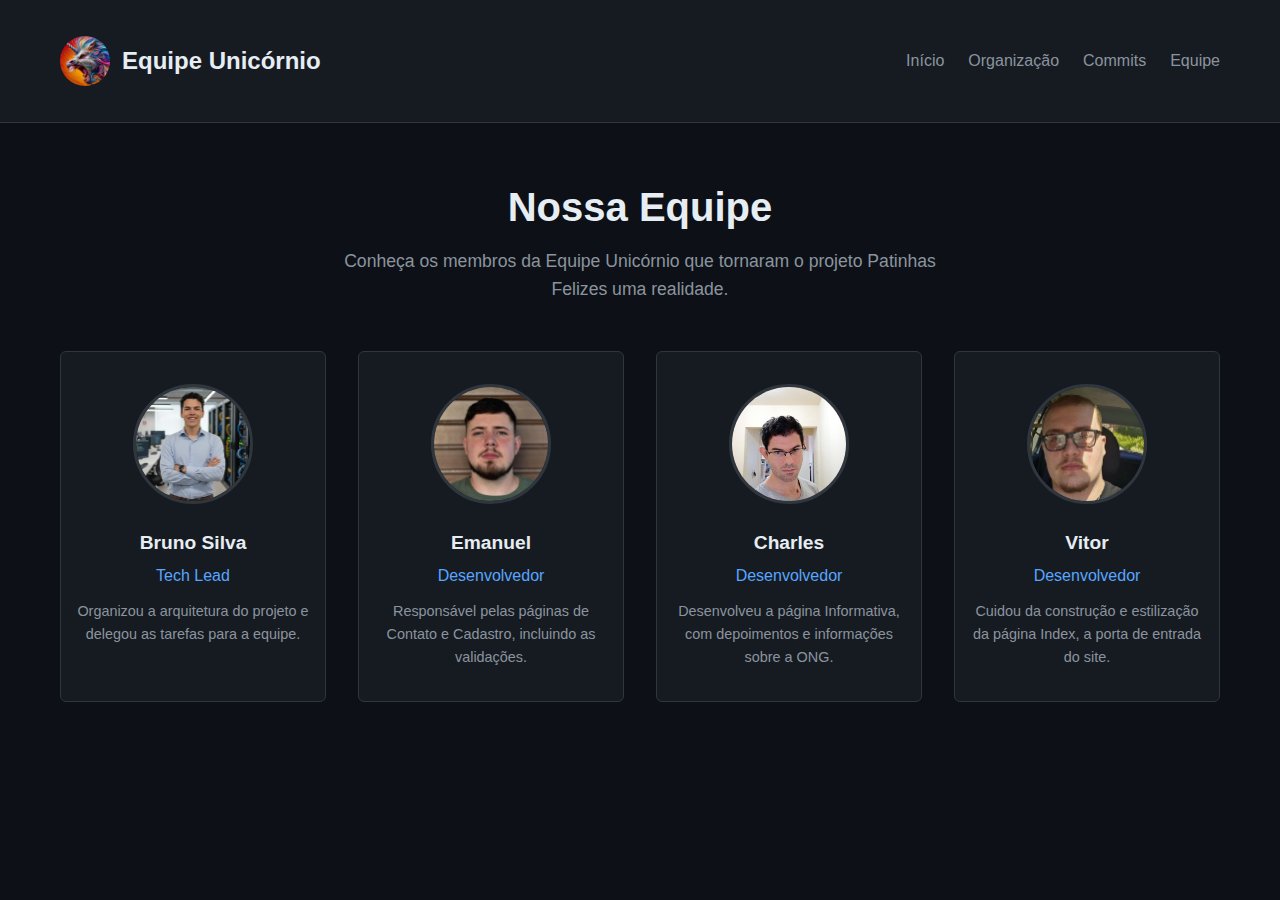
<file: commit/pages/equipe.html>
<!DOCTYPE html>
<html lang="pt-BR">
<head>
    <meta charset="UTF-8">
    <meta name="viewport" content="width=device-width, initial-scale=1.0">
    <title>Equipe Unicórnio - Projeto</title>
    <link rel="stylesheet" href="../css/equipe.css">
</head>
<body>
    <nav class="navbar">
        <div class="container">
            <a href="#" class="navbar-brand">
                <img src="../img/image.png" alt="Equipe Unicórnio Logo" class="navbar-logo">
                Equipe Unicórnio
            </a>
            <ul class="navbar-nav">
                <li><a href="../index.html">Início</a></li>
                <li><a href="organizacao.html">Organização</a></li>
                <li><a href="commit.html">Commits</a></li>
                <li><a href="equipe.html">Equipe</a></li>
            </ul>
        </div>
    </nav>

    <main class="container">
        <div class="page-header">
            <h1>Nossa Equipe</h1>
            <p>Conheça os membros da Equipe Unicórnio que tornaram o projeto Patinhas Felizes uma realidade.</p>
        </div>
        <div class="team-grid">
            <div class="team-member-card">
                <img src="../img/bruno.png" alt="Foto do Bruno">
                <h3>Bruno Silva</h3>
                <span>Tech Lead</span>
                <p>Organizou a arquitetura do projeto e delegou as tarefas para a equipe.</p>
            </div>
            <div class="team-member-card">
                <img src="../img/emanuel.png" alt="Foto do Emanuel">
                <h3>Emanuel</h3>
                <span>Desenvolvedor</span>
                <p>Responsável pelas páginas de Contato e Cadastro, incluindo as validações.</p>
            </div>
            <div class="team-member-card">
                <img src="../img/charles.png" alt="Foto do Charles">
                <h3>Charles</h3>
                <span>Desenvolvedor</span>
                <p>Desenvolveu a página Informativa, com depoimentos e informações sobre a ONG.</p>
            </div>
            <div class="team-member-card">
                <img src="../img/vitor.png" alt="Foto do Vitor">
                <h3>Vitor</h3>
                <span>Desenvolvedor</span>
                <p>Cuidou da construção e estilização da página Index, a porta de entrada do site.</p>
            </div>
        </div>
    </main>

    <script src="../js/equipe.js"></script>
</body>
</html>
</file>
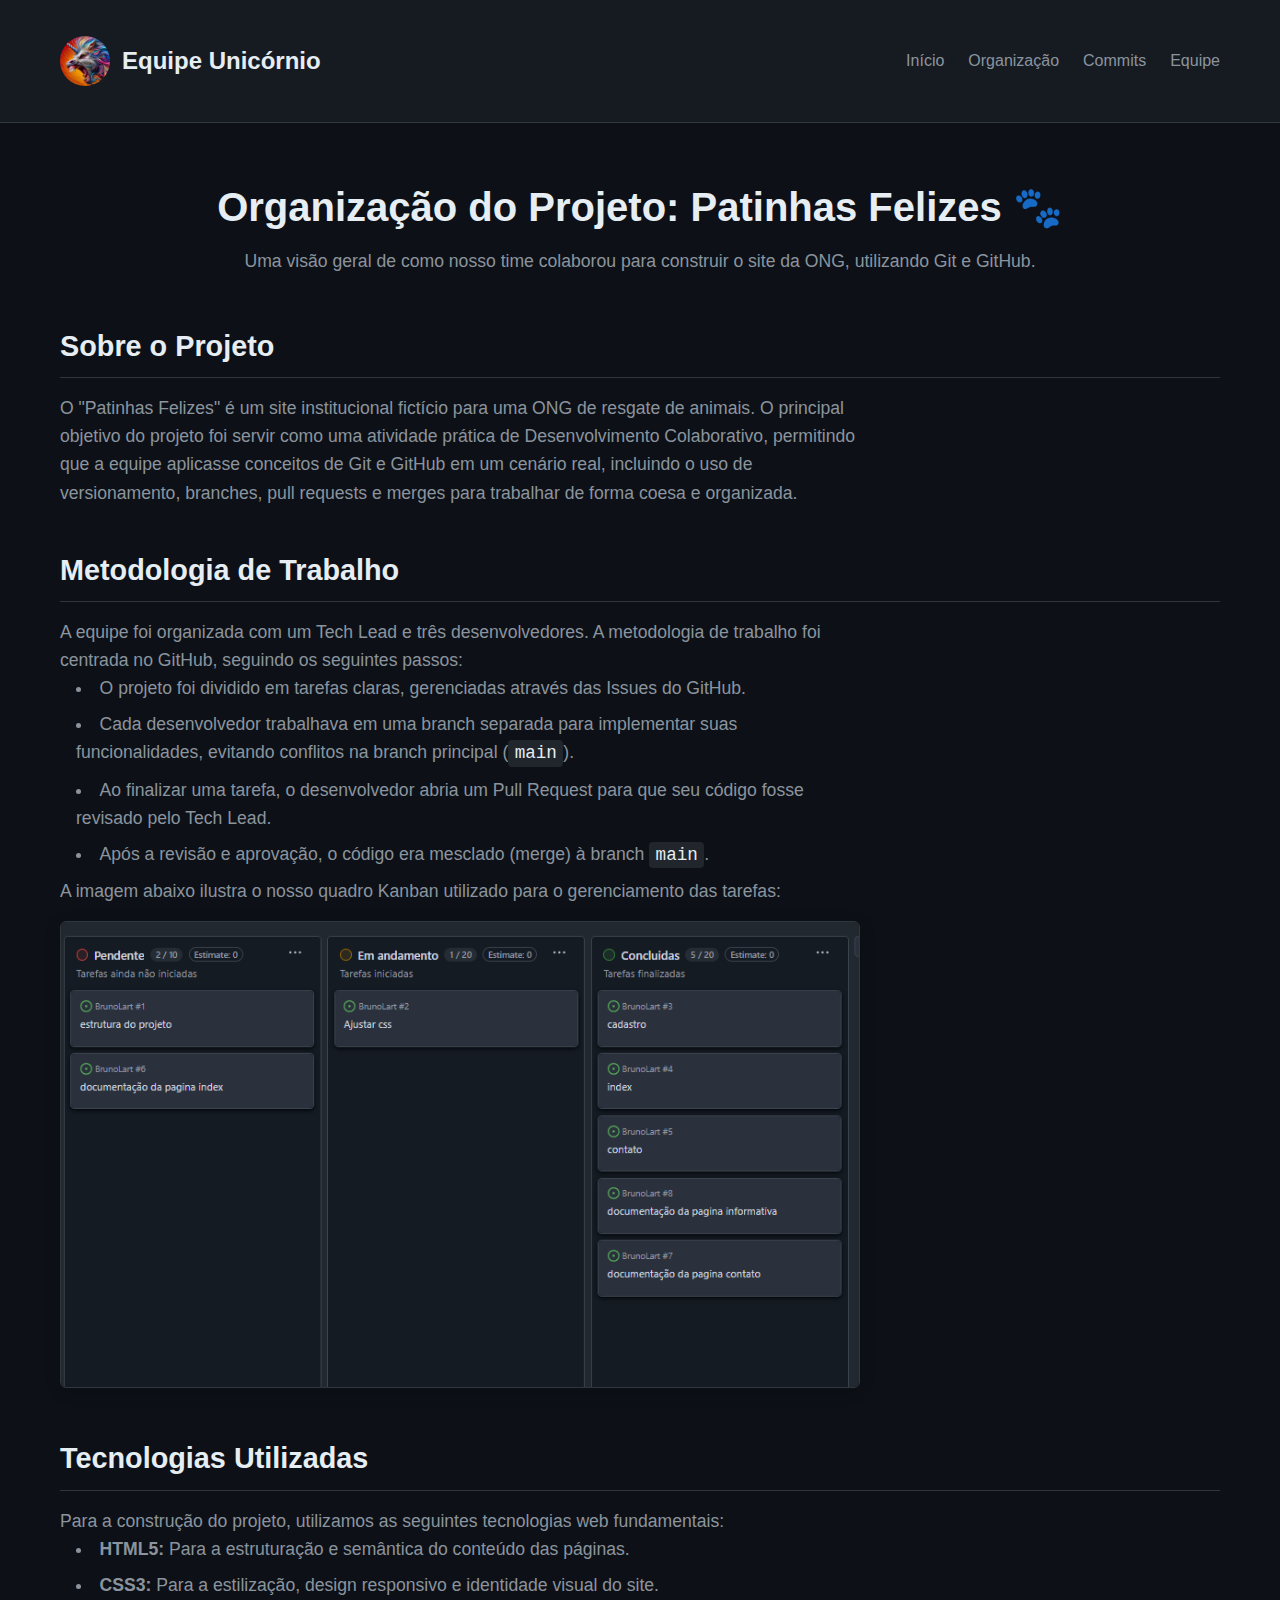
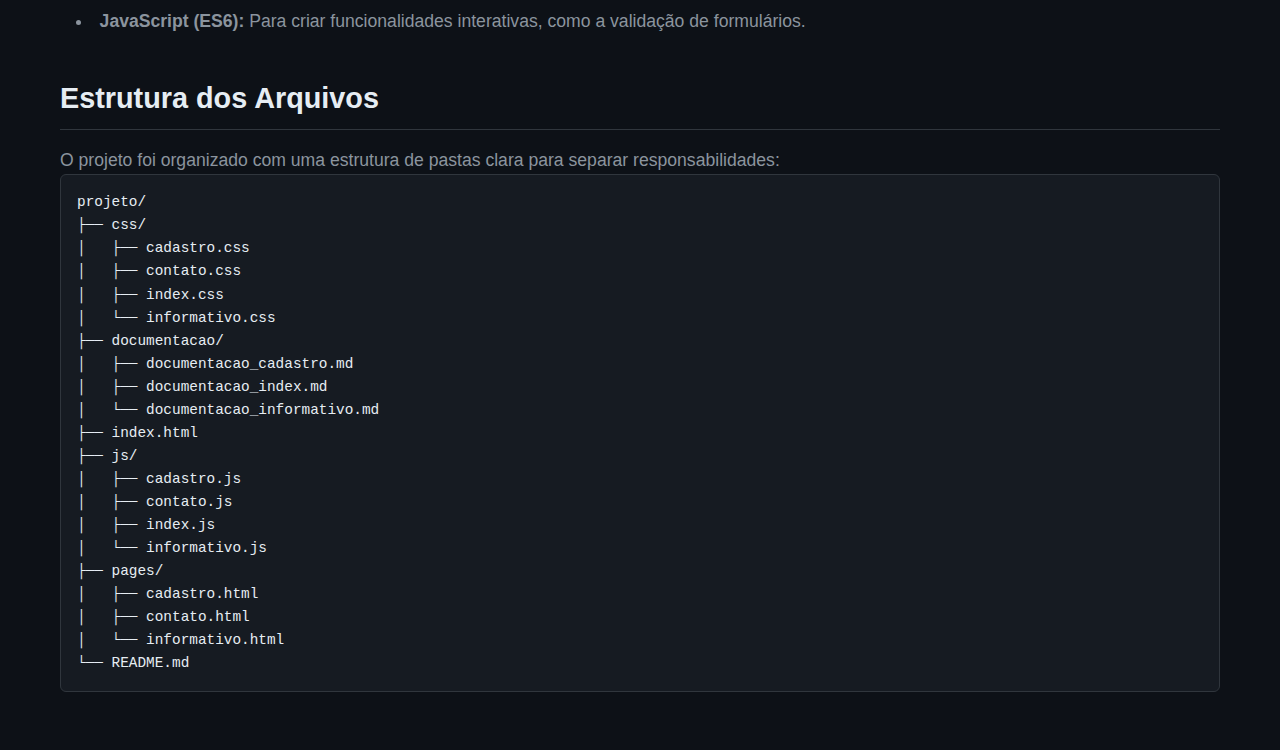
<file: commit/pages/organizacao.html>
<!DOCTYPE html>
<html lang="pt-BR">
<head>
    <meta charset="UTF-8">
    <meta name="viewport" content="width=device-width, initial-scale=1.0">
    <title>Organização - Projeto</title>
    <link rel="stylesheet" href="../css/organizacao.css">
</head>
<body>
    <nav class="navbar">
        <div class="container">
            <a href="#" class="navbar-brand">
                <img src="../img/image.png" alt="Equipe Unicórnio Logo" class="navbar-logo">
                Equipe Unicórnio
            </a>
            <ul class="navbar-nav">
                <li><a href="../index.html">Início</a></li>
                <li><a href="organizacao.html">Organização</a></li>
                <li><a href="commit.html">Commits</a></li>
                <li><a href="equipe.html">Equipe</a></li>
            </ul>
        </div>
    </nav>

    <main class="container content-page">
        <div class="page-header">
            <h1>Organização do Projeto: Patinhas Felizes 🐾</h1>
            <p>Uma visão geral de como nosso time colaborou para construir o site da ONG, utilizando Git e GitHub.</p>
        </div>

        <section>
            <h2>Sobre o Projeto</h2>
            <p>O "Patinhas Felizes" é um site institucional fictício para uma ONG de resgate de animais. O principal objetivo do projeto foi servir como uma atividade prática de Desenvolvimento Colaborativo, permitindo que a equipe aplicasse conceitos de Git e GitHub em um cenário real, incluindo o uso de versionamento, branches, pull requests e merges para trabalhar de forma coesa e organizada.</p>
        </section>

        <section>
            <h2>Metodologia de Trabalho</h2>
            <p>A equipe foi organizada com um Tech Lead e três desenvolvedores. A metodologia de trabalho foi centrada no GitHub, seguindo os seguintes passos:</p>
            <ul>
                <li>O projeto foi dividido em tarefas claras, gerenciadas através das Issues do GitHub.</li>
                <li>Cada desenvolvedor trabalhava em uma branch separada para implementar suas funcionalidades, evitando conflitos na branch principal (<code>main</code>).</li>
                <li>Ao finalizar uma tarefa, o desenvolvedor abria um Pull Request para que seu código fosse revisado pelo Tech Lead.</li>
                <li>Após a revisão e aprovação, o código era mesclado (merge) à branch <code>main</code>.</li>
            </ul>
            <p>A imagem abaixo ilustra o nosso quadro Kanban utilizado para o gerenciamento das tarefas:</p>
            <img src="../img/tarefas.png" alt="Quadro Kanban do projeto" class="kanban-image">
        </section>

        <section>
            <h2>Tecnologias Utilizadas</h2>
            <p>Para a construção do projeto, utilizamos as seguintes tecnologias web fundamentais:</p>
            <ul>
                <li><strong>HTML5:</strong> Para a estruturação e semântica do conteúdo das páginas.</li>
                <li><strong>CSS3:</strong> Para a estilização, design responsivo e identidade visual do site.</li>
                <li><strong>JavaScript (ES6):</strong> Para criar funcionalidades interativas, como a validação de formulários.</li>
            </ul>
        </section>

        <section>
            <h2>Estrutura dos Arquivos</h2>
            <p>O projeto foi organizado com uma estrutura de pastas clara para separar responsabilidades:</p>
            <pre><code>projeto/
├── css/
│   ├── cadastro.css
│   ├── contato.css
│   ├── index.css
│   └── informativo.css
├── documentacao/
│   ├── documentacao_cadastro.md
│   ├── documentacao_index.md
│   └── documentacao_informativo.md
├── index.html
├── js/
│   ├── cadastro.js
│   ├── contato.js
│   ├── index.js
│   └── informativo.js
├── pages/
│   ├── cadastro.html
│   ├── contato.html
│   └── informativo.html
└── README.md
</code></pre>
        </section>
    </main>

    <script src="../js/organizacao.js"></script>
</body>
</html>
</file>
<file: css/cadastro.css>
/* 
  Estilos para a página de Cadastro - ONG Patinhas Felizes
  Autor: [Seu Nome]
  Data: 24/09/2025
*/

/* 1. Variáveis de Cores e Fontes */
:root {
    --verde-principal: #2E8B57;
    --verde-claro: #3CB371;
    --verde-escuro: #228B22;
    --verde-suave: #E8F5E8;
    --branco: #FFFFFF;
    --branco-suave: #F8F9FA;
    --cinza-texto: #4A4A4A;
    --sombra-verde: rgba(46, 139, 87, 0.1);
    --vermelho-erro: #e74c3c;

    --fonte-principal: 'Poppins', sans-serif;
    --fonte-titulos: 'Lora', serif;
    --transicao-padrao: all 0.3s ease-in-out;
}

/* 2. Reset e Estilos Globais */
* {
    margin: 0;
    padding: 0;
    box-sizing: border-box;
    scroll-behavior: smooth;
}

body {
    font-family: var(--fonte-principal);
    line-height: 1.6;
    color: var(--cinza-texto);
    background-color: var(--branco-suave);
}

.container {
    max-width: 1100px;
    margin: 0 auto;
    padding: 0 20px;
}

h1, h2, h3 {
    font-family: var(--fonte-titulos);
    color: var(--verde-escuro);
    margin-bottom: 1rem;
}

h1 { font-size: 3.2rem; line-height: 1.2; }
h2 { font-size: 2.5rem; text-align: center; margin-bottom: 2rem; }
h3 { font-size: 1.5rem; font-family: var(--fonte-principal); font-weight: 600; }

section {
    padding: 80px 0;
    overflow-x: hidden;
}

/* 3. Botões */
.btn {
    display: inline-block;
    padding: 12px 28px;
    border-radius: 50px;
    text-decoration: none;
    font-weight: bold;
    transition: var(--transicao-padrao);
    border: 2px solid transparent;
    cursor: pointer;
}

.btn-principal {
    background-color: var(--verde-principal);
    color: var(--branco);
    box-shadow: 0 4px 15px rgba(46, 139, 87, 0.2);
}

.btn-principal:hover {
    background-color: var(--verde-claro);
    transform: translateY(-3px);
    box-shadow: 0 6px 20px rgba(46, 139, 87, 0.3);
}

/* 4. Cabeçalho */
.cabecalho {
    background-color: rgba(255, 255, 255, 0.8);
    backdrop-filter: blur(10px);
    padding: 1rem 0;
    position: fixed;
    width: 100%;
    top: 0;
    left: 0;
    z-index: 1000;
    box-shadow: 0 2px 10px rgba(0,0,0,0.1);
    transition: all 0.3s ease;
}

.cabecalho.rolagem {
    padding: 0.5rem 0;
    background-color: var(--branco);
    box-shadow: 0 4px 15px rgba(0,0,0,0.1);
}

.cabecalho .container {
    display: flex;
    justify-content: space-between;
    align-items: center;
}

.logo {
    font-size: 1.8rem;
    font-weight: bold;
    color: var(--verde-principal);
    text-decoration: none;
    display: flex;
    align-items: center;
    gap: 10px;
}

.cabecalho nav ul {
    list-style: none;
    display: flex;
    gap: 25px;
}

.cabecalho nav a {
    text-decoration: none;
    color: var(--verde-escuro);
    font-size: 1.1rem;
    font-weight: bold;
    position: relative;
    padding-bottom: 5px;
}

.cabecalho nav a::after {
    content: '';
    position: absolute;
    bottom: 0;
    left: 0;
    width: 0;
    height: 2px;
    background-color: var(--verde-claro);
    transition: width 0.3s;
}

.cabecalho nav a:hover::after {
    width: 100%;
}

/* 5. Hero específico para Cadastro */
.hero-cadastro {
    height: 50vh;
    display: flex;
    align-items: center;
    justify-content: center;
    text-align: center;
    color: var(--branco);
    background: linear-gradient(to right, rgba(46, 139, 87, 0.7), transparent), url('https://placedog.net/1200/600?id=40') no-repeat center center/cover;
}

.hero-cadastro h1 {
    color: var(--branco);
    text-shadow: 2px 2px 8px rgba(0,0,0,0.6);
}

/* 6. Formulários */
.doacoes {
    background-color: var(--verde-suave);
}

.form-cadastro {
    max-width: 600px;
    margin: 2rem auto;
    background-color: var(--branco);
    padding: 2.5rem;
    border-radius: 10px;
    box-shadow: 0 4px 15px var(--sombra-verde);
    position: relative;
}

.form-grupo {
    margin-bottom: 1rem;
    position: relative;
}

input[type="text"],
input[type="email"],
input[type="tel"],
input[type="date"],
select,
textarea {
    width: 100%;
    padding: 12px;
    border-radius: 5px;
    border: 1px solid #ccc;
    transition: all 0.3s;
    font-family: var(--fonte-principal);
}

select {
    cursor: pointer;
    background-color: var(--branco);
}

select option {
    padding: 8px;
}

input[type="date"] {
    color: var(--cinza-texto);
}

textarea {
    min-height: 150px;
    resize: vertical;
    font-family: var(--fonte-principal);
}

input:focus,
select:focus,
textarea:focus {
    outline: none;
    border-color: var(--verde-principal);
    box-shadow: 0 0 0 3px var(--sombra-verde);
}

/* Estilos de validação */
.form-grupo.sucesso input,
.form-grupo.sucesso select,
.form-grupo.sucesso textarea {
    border-color: var(--verde-claro);
}

.form-grupo.erro input,
.form-grupo.erro select,
.form-grupo.erro textarea {
    border-color: var(--vermelho-erro);
}

.mensagem-erro {
    color: var(--vermelho-erro);
    font-size: 0.8rem;
    position: absolute;
    left: 0;
    bottom: -18px;
    opacity: 0;
    transition: opacity 0.3s;
}

.form-grupo.erro .mensagem-erro {
    opacity: 1;
}

/* 7. Rodapé */
.rodape {
    background-color: var(--verde-escuro);
    color: var(--branco-suave);
    text-align: center;
    padding: 30px 0;
}

.rodape a {
    color: var(--branco);
    text-decoration: none;
}

.rodape a:hover {
    color: var(--verde-claro);
}

.redes-sociais {
    margin-top: 1rem;
    display: flex;
    justify-content: center;
    gap: 20px;
}

.redes-sociais a {
    transition: var(--transicao-padrao);
}

.redes-sociais a:hover {
    transform: translateY(-3px);
}

/* 8. Animações de Scroll */
.animar {
    opacity: 0;
    transform: translateY(30px);
    transition: opacity 0.6s ease-out, transform 0.6s ease-out;
}

.animar.visivel {
    opacity: 1;
    transform: translateY(0);
}

/* 9. Responsividade */
@media (max-width: 768px) {
    h1 { font-size: 2.5rem; }
    h2 { font-size: 2rem; }
    
    .cabecalho .container {
        flex-direction: column;
        gap: 10px;
    }
}
</file>
<file: pages/stely.css>
*{
    margin: 0;
    padding: 0;
    box-sizing: border-box;
}

header {

    font-weight: 100;
    padding: 2rem;
    background-color: #331f19;
    text-align: center;

}

header h1{
    color: antiquewhite;
}

main{

    padding: 2rem;
    display: flex;
    flex-direction: column;
    gap: 1.5rem;
}

.missao{
font-weight: 100;
    padding: 2rem;
    background-color: #331f19;
    text-align: center;

}

.missao h2{

    color: antiquewhite;
}

fieldset{
border: 2px solid #CCD595;
    border-radius: 5px;
    padding: 1rem;
    
}
input[type="text"], [type="email"]{

     width: 100%;
    padding: 0.6rem;
    border: 1px solid #CCD595;
    outline: none;
    border-radius: 5px;
    background-color: transparent;
    
}
input::placeholder {
    color: #798252;
    font-size: 16px;
}
body {
    background-color: #F4F0EA;
    color: #798252;
    font-family: "Cabin", sans-serif;
    font-weight: 400;
}

button {
    background-color: #CCD595;
    border: none;
    padding: 0.8rem;
    color: #331f19;
    border-radius: 5px;
    cursor: pointer;

}

footer {
    background-color: #331f19;
    padding: 2rem;
    text-align: center;
}

button:hover{
    background-color: #798252;
}
</file>
<file: commit/css/commit.css>
:root {
    --color-bg-primary: #0d1117;
    --color-bg-secondary: #161b22;
    --color-text-primary: #e6edf3;
    --color-text-secondary: #8b949e;
    --color-border-primary: #30363d;
    --color-border-secondary: #21262d;
    --color-accent-primary: #58a6ff;
    --font-family-sans: -apple-system, BlinkMacSystemFont, 'Segoe UI', Roboto, sans-serif;
    --border-radius-default: 6px;
}

* {
    margin: 0;
    padding: 0;
    box-sizing: border-box;
}

body {
    font-family: var(--font-family-sans);
    background-color: var(--color-bg-primary);
    color: var(--color-text-primary);
    line-height: 1.6;
}

.container {
    max-width: 1200px;
    margin: 0 auto;
    padding: 20px;
}

/* Header / Navbar */
.navbar {
    background-color: var(--color-bg-secondary);
    border-bottom: 1px solid var(--color-border-primary);
    padding: 1rem 0;
}

.navbar .container {
    display: flex;
    justify-content: space-between;
    align-items: center;
}

.navbar-brand {
    display: flex;
    align-items: center;
    gap: 0.75rem;
    font-size: 1.5rem;
    font-weight: 600;
    color: var(--color-text-primary);
    text-decoration: none;
}

.navbar-logo {
    height: 50px;
    width: 50px;
    border-radius: 50%;
    object-fit: cover;
}

.navbar-nav {
    list-style: none;
    display: flex;
    gap: 1.5rem;
}

.navbar-nav a {
    color: var(--color-text-secondary);
    text-decoration: none;
    transition: color 0.2s ease;
}

.navbar-nav a:hover {
    color: var(--color-text-primary);
}


/* Main Content Layout */
.main-content {
    display: grid;
    grid-template-columns: 240px 1fr;
    gap: 2rem;
}

/* Filters Sidebar */
.filters-sidebar h2 {
    font-size: 1rem;
    font-weight: 600;
    margin-bottom: 1rem;
    padding-bottom: 0.5rem;
    border-bottom: 1px solid var(--color-border-primary);
    color: var(--color-text-secondary);
}

.filter-controls, .contributors-filters {
    display: flex;
    flex-direction: column;
    gap: 0.5rem;
    margin-bottom: 2rem;
}

#search-input {
    width: 100%;
    background: var(--color-bg-secondary);
    border: 1px solid var(--color-border-primary);
    color: var(--color-text-primary);
    padding: 8px 12px;
    border-radius: var(--border-radius-default);
    margin-bottom: 0.5rem;
}

.filter-btn {
    background: none;
    border: 1px solid transparent;
    color: var(--color-text-secondary);
    padding: 8px 12px;
    border-radius: var(--border-radius-default);
    cursor: pointer;
    transition: all 0.2s ease;
    text-align: left;
    width: 100%;
}

.filter-btn:hover {
    background: var(--color-border-secondary);
    color: var(--color-text-primary);
}

.filter-btn.active {
    background: var(--color-accent-primary);
    color: var(--color-bg-primary);
    font-weight: 600;
}


/* Timeline */
.timeline-section {
    position: relative;
}

.timeline {
    /* The margin-left will be set by JS if the graph is enabled */
}

.date-header {
    background: var(--color-bg-secondary);
    padding: 0.5rem 1rem;
    border-radius: var(--border-radius-default);
    margin-bottom: 1.5rem;
    border: 1px solid var(--color-border-primary);
    position: relative;
    font-size: 0.9rem;
    font-weight: 600;
}

.commit-item {
    display: flex;
    border: 1px solid var(--color-border-primary);
    border-radius: var(--border-radius-default);
    margin-bottom: 1rem;
    transition: all 0.2s ease;
    background-color: var(--color-bg-primary);
    position: relative;
}

.commit-item:hover {
    border-color: var(--color-accent-primary);
    background: var(--color-border-secondary);
}

.commit-content {
    padding: 1rem 1.25rem;
    flex-grow: 1;
}

.commit-message {
    font-size: 1rem;
    font-weight: 600;
    color: var(--color-text-primary);
    margin-bottom: 0.5rem;
}

.commit-meta {
    display: flex;
    align-items: center;
    gap: 1rem;
    flex-wrap: wrap;
    font-size: 0.85rem;
    color: var(--color-text-secondary);
}

.author {
    display: flex;
    align-items: center;
    gap: 0.5rem;
}

.author-avatar {
    width: 20px;
    height: 20px;
    border-radius: 50%;
    background: var(--color-accent-primary);
}

.pr-badge, .verified-badge, .commit-hash {
    font-size: 0.75rem;
    padding: 0.2rem 0.5rem;
    border-radius: 10px;
    font-weight: 500;
}

.pr-badge { background-color: #8957e5; color: white; }
.verified-badge { background-color: #238636; color: white; }
.commit-hash { font-family: monospace; background-color: var(--color-border-secondary); border: 1px solid var(--color-border-primary); color: var(--color-text-secondary); }


/* Stats */
.stats {
    display: flex;
    flex-direction: column;
    gap: 0.75rem;
}

.stat-card {
    background: var(--color-bg-secondary);
    padding: 1rem;
    border-radius: var(--border-radius-default);
    border: 1px solid var(--color-border-primary);
    display: flex;
    justify-content: space-between;
    align-items: center;
}

.stat-number {
    font-size: 1.2rem;
    font-weight: 600;
    color: var(--color-text-primary);
}

.stat-label {
    color: var(--color-text-secondary);
    font-size: 0.8rem;
}

/* Responsive */
@media (max-width: 768px) {
    .main-content {
        grid-template-columns: 1fr;
    }
    .filters-sidebar {
        border-bottom: 1px solid var(--color-border-primary);
        padding-bottom: 1rem;
    }
}
</file>
<file: commit/css/equipe.css>
:root {
    --color-bg-primary: #0d1117;
    --color-bg-secondary: #161b22;
    --color-text-primary: #e6edf3;
    --color-text-secondary: #8b949e;
    --color-border-primary: #30363d;
    --color-border-secondary: #21262d;
    --color-accent-primary: #58a6ff;
    --font-family-sans: -apple-system, BlinkMacSystemFont, 'Segoe UI', Roboto, sans-serif;
    --border-radius-default: 6px;
}

* {
    margin: 0;
    padding: 0;
    box-sizing: border-box;
}

body {
    font-family: var(--font-family-sans);
    background-color: var(--color-bg-primary);
    color: var(--color-text-primary);
    line-height: 1.6;
}

.container {
    max-width: 1200px;
    margin: 0 auto;
    padding: 20px;
}

/* Navbar */
.navbar {
    background-color: var(--color-bg-secondary);
    border-bottom: 1px solid var(--color-border-primary);
    padding: 1rem 0;
}

.navbar .container {
    display: flex;
    justify-content: space-between;
    align-items: center;
}

.navbar-brand {
    display: flex;
    align-items: center;
    gap: 0.75rem;
    font-size: 1.5rem;
    font-weight: 600;
    color: var(--color-text-primary);
    text-decoration: none;
}

.navbar-logo {
    height: 50px;
    width: 50px;
    border-radius: 50%;
    object-fit: cover;
}

.navbar-nav {
    list-style: none;
    display: flex;
    gap: 1.5rem;
}

.navbar-nav a {
    color: var(--color-text-secondary);
    text-decoration: none;
    transition: color 0.2s ease;
}

.navbar-nav a:hover {
    color: var(--color-text-primary);
}

/* Page Header */
.page-header {
    text-align: center;
    margin: 2rem 0 3rem 0;
}

.page-header h1 {
    font-size: 2.5rem;
    margin-bottom: 0.5rem;
}

.page-header p {
    font-size: 1.1rem;
    color: var(--color-text-secondary);
    max-width: 600px;
    margin: 0 auto;
}


/* Team Grid */
.team-grid {
    display: grid;
    grid-template-columns: repeat(auto-fit, minmax(200px, 1fr));
    gap: 2rem;
}

.team-member-card {
    background-color: var(--color-bg-secondary);
    border: 1px solid var(--color-border-primary);
    border-radius: var(--border-radius-default);
    text-align: center;
    padding: 2rem 1rem;
    transition: transform 0.2s ease, box-shadow 0.2s ease;
}

.team-member-card:hover {
    transform: translateY(-5px);
    box-shadow: 0 8px 20px rgba(0,0,0,0.2);
}

.team-member-card img {
    width: 120px;
    height: 120px;
    border-radius: 50%;
    object-fit: cover;
    margin-bottom: 1rem;
    border: 3px solid var(--color-border-primary);
}

.team-member-card h3 {
    font-size: 1.2rem;
    color: var(--color-text-primary);
    margin-bottom: 0.25rem;
}

.team-member-card span {
    color: var(--color-accent-primary);
    font-weight: 500;
}

.team-member-card p {
    font-size: 0.9rem;
    color: var(--color-text-secondary);
    margin-top: 0.75rem;
}
</file>
<file: commit/css/organizacao.css>
:root {
    --color-bg-primary: #0d1117;
    --color-bg-secondary: #161b22;
    --color-text-primary: #e6edf3;
    --color-text-secondary: #8b949e;
    --color-border-primary: #30363d;
    --color-border-secondary: #21262d;
    --color-accent-primary: #58a6ff;
    --font-family-sans: -apple-system, BlinkMacSystemFont, 'Segoe UI', Roboto, sans-serif;
    --border-radius-default: 6px;
}

* {
    margin: 0;
    padding: 0;
    box-sizing: border-box;
}

body {
    font-family: var(--font-family-sans);
    background-color: var(--color-bg-primary);
    color: var(--color-text-primary);
    line-height: 1.6;
}

.container {
    max-width: 1200px;
    margin: 0 auto;
    padding: 20px;
}

/* Navbar */
.navbar {
    background-color: var(--color-bg-secondary);
    border-bottom: 1px solid var(--color-border-primary);
    padding: 1rem 0;
}

.navbar .container {
    display: flex;
    justify-content: space-between;
    align-items: center;
}

.navbar-brand {
    display: flex;
    align-items: center;
    gap: 0.75rem;
    font-size: 1.5rem;
    font-weight: 600;
    color: var(--color-text-primary);
    text-decoration: none;
}

.navbar-logo {
    height: 50px;
    width: 50px;
    border-radius: 50%;
    object-fit: cover;
}

.navbar-nav {
    list-style: none;
    display: flex;
    gap: 1.5rem;
}

.navbar-nav a {
    color: var(--color-text-secondary);
    text-decoration: none;
    transition: color 0.2s ease;
}

.navbar-nav a:hover {
    color: var(--color-text-primary);
}

/* Page Header */
.page-header {
    text-align: center;
    margin: 2rem 0 3rem 0;
}

.page-header h1 {
    font-size: 2.5rem;
    margin-bottom: 0.5rem;
}

.page-header p {
    font-size: 1.1rem;
    color: var(--color-text-secondary);
    max-width: 600px;
    margin: 0 auto;
}

/* Content Page Styles */
.content-page section {
    margin-bottom: 2.5rem;
}

.content-page h2 {
    font-size: 1.8rem;
    margin-bottom: 1rem;
    padding-bottom: 0.5rem;
    border-bottom: 1px solid var(--color-border-primary);
}

.content-page p, .content-page ul {
    color: var(--color-text-secondary);
    font-size: 1.1rem;
    max-width: 800px; /* Readability */
}

.content-page ul {
    list-style-position: inside;
    padding-left: 1rem;
}

.content-page li {
    margin-bottom: 0.5rem;
}

.content-page pre {
    background-color: var(--color-bg-secondary);
    border: 1px solid var(--color-border-primary);
    border-radius: var(--border-radius-default);
    padding: 1rem;
    white-space: pre-wrap;
    font-family: monospace;
    font-size: 0.9rem;
}

.content-page code {
    font-family: monospace;
    color: var(--color-text-primary);
    background-color: var(--color-border-secondary);
    padding: 0.2rem 0.4rem;
    border-radius: 4px;
}

.content-page pre code {
    background: none;
    padding: 0;
}

.kanban-image {
    width: 100%;
    max-width: 800px;
    border-radius: var(--border-radius-default);
    border: 1px solid var(--color-border-primary);
    margin-top: 1rem;
    box-shadow: 0 4px 15px rgba(0,0,0,0.2);
}
</file>
